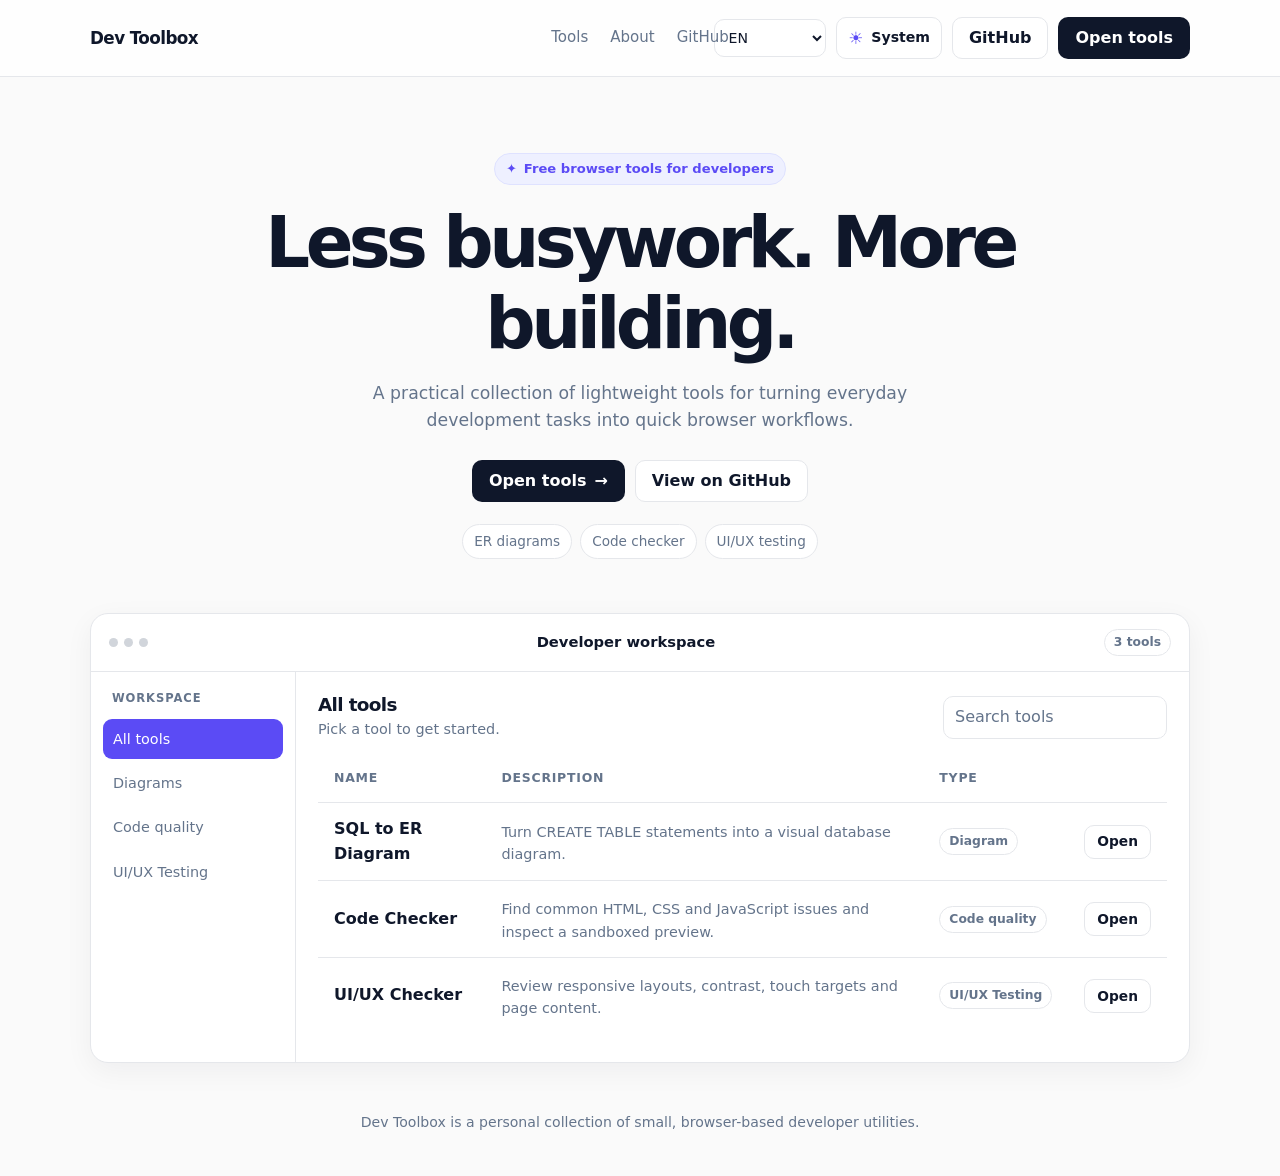
<file: index.html>
<!doctype html>
<html lang="en">
<head>
  <meta charset="utf-8">
  <meta name="viewport" content="width=device-width, initial-scale=1">
  <meta name="description" content="A small collection of free browser tools for developers.">
  <script>(function(){var theme='system';try{var saved=localStorage.getItem('dev-toolbox-theme');if(saved==='light'||saved==='dark'||saved==='system')theme=saved;}catch(e){}document.documentElement.setAttribute('data-theme',theme);var lang='en';try{var l=localStorage.getItem('dev-toolbox-language');if(l==='th'||l==='zh-CN')lang=l;else if(!l){var b=(navigator.language||'').toLowerCase();lang=b.indexOf('th')===0?'th':b.indexOf('zh')===0?'zh-CN':'en';}}catch(e){}document.documentElement.lang=lang;}());</script>
  <script defer src="assets/i18n.js"></script>
  <title>Dev Toolbox — Browser tools for developers</title>
  <link rel="stylesheet" href="assets/style.css">
  <script defer src="assets/glow.js"></script>
</head>
<body class="landing-page">
  <div id="cursor-glow" aria-hidden="true"></div>
  <header class="top-nav">
    <div class="container nav-inner">
      <a class="brand" href="index.html">Dev Toolbox</a>
      <nav class="nav-links" aria-label="Main navigation" data-i18n-aria="Main navigation">
        <a href="#tools" data-i18n="Tools">Tools</a>
        <a href="#about" data-i18n="About">About</a>
        <a href="https://github.com/">GitHub</a>
      </nav>
      <div class="nav-actions">
        <select class="language-select" aria-label="Language" data-i18n-aria="Language"><option value="en">EN</option><option value="th">ไทย</option><option value="zh-CN">中文</option></select>
        <button class="theme-button" type="button" aria-label="Theme: System" data-i18n-aria="Theme"><span class="theme-icon" aria-hidden="true">◐</span><span class="theme-label" data-i18n="System">System</span></button>
        <a class="button button-secondary" href="https://github.com/" data-i18n="GitHub">GitHub</a>
        <a class="button button-primary" href="#tools" data-i18n="Open tools">Open tools</a>
      </div>
    </div>
  </header>

  <main>
    <section class="hero container" aria-labelledby="hero-heading">
      <span class="badge"><span aria-hidden="true">✦</span> <span data-i18n="Free browser tools for developers">Free browser tools for developers</span></span>
      <h1 id="hero-heading" data-i18n="Less busywork. More building.">Less busywork.<br><span>More building.</span></h1>
      <p class="hero-copy" data-i18n="A practical collection of lightweight tools for turning everyday development tasks into quick browser workflows.">A practical collection of lightweight tools for turning everyday development tasks into quick browser workflows.</p>
      <div class="hero-actions">
        <a class="button button-primary" href="#tools"><span data-i18n="Open tools">Open tools</span> <span aria-hidden="true">→</span></a>
        <a class="button button-secondary" href="https://github.com/" data-i18n="View on GitHub">View on GitHub</a>
      </div>
      <div class="chips" aria-label="Tool highlights">
        <span class="chip" data-i18n="ER diagrams">ER diagrams</span>
        <span class="chip" data-i18n="Code checker">Code checker</span>
        <span class="chip" data-i18n="UI/UX testing">UI/UX testing</span>
      </div>
    </section>

    <section id="tools" class="container" aria-labelledby="tools-heading">
      <div class="tool-window card">
        <div class="window-bar">
          <div class="window-dots" aria-hidden="true"><i></i><i></i><i></i></div>
          <div class="window-title" data-i18n="Developer workspace">Developer workspace</div>
          <span class="pill" data-i18n="3 tools">3 tools</span>
        </div>
        <div class="window-layout">
          <aside class="tool-sidebar" aria-label="Tool categories" data-i18n-aria="Tool categories">
            <p class="sidebar-label" data-i18n="Workspace">Workspace</p>
            <button class="sidebar-item active" type="button" data-category="all" aria-pressed="true" data-i18n="All tools">All tools</button>
            <button class="sidebar-item" type="button" data-category="diagram" aria-pressed="false" data-i18n="Diagrams">Diagrams</button>
            <button class="sidebar-item" type="button" data-category="code" aria-pressed="false" data-i18n="Code quality">Code quality</button>
            <button class="sidebar-item" type="button" data-category="ux" aria-pressed="false" data-i18n="UI/UX Testing">UI/UX Testing</button>
          </aside>
          <div class="window-content">
            <div class="table-toolbar">
              <div>
                <h2 id="tools-heading" data-i18n="All tools">All tools</h2>
                <p class="tool-description" data-i18n="Pick a tool to get started.">Pick a tool to get started.</p>
              </div>
              <label class="search-box">
                <span class="visually-hidden" data-i18n="Search tools">Search tools</span>
                <input id="tool-search" type="search" placeholder="Search tools…" data-i18n-placeholder="Search tools" autocomplete="off">
              </label>
            </div>
            <table class="tool-table">
              <thead><tr><th scope="col" data-i18n="Name">Name</th><th scope="col" data-i18n="Description">Description</th><th scope="col" data-i18n="Type">Type</th><th scope="col"><span class="visually-hidden" data-i18n="Open">Open</span></th></tr></thead>
              <tbody id="tool-rows">
                <tr data-category="diagram">
                  <td data-label="Name" data-i18n-label="Name"><a class="tool-name" href="tools/er-diagram.html" data-i18n="SQL to ER Diagram">SQL to ER Diagram</a></td>
                  <td data-label="Description" data-i18n-label="Description"><p class="tool-description" data-i18n="Turn CREATE TABLE statements into a visual database diagram.">Turn CREATE TABLE statements into a visual database diagram.</p></td>
                  <td data-label="Type" data-i18n-label="Type"><span class="pill" data-i18n="Diagram">Diagram</span></td>
                  <td data-label=""><a class="button button-secondary open-link" href="tools/er-diagram.html" data-i18n="Open">Open</a></td>
                </tr>
                <tr data-category="code">
                  <td data-label="Name" data-i18n-label="Name"><a class="tool-name" href="tools/code-checker.html" data-i18n="Code Checker">Code Checker</a></td>
                  <td data-label="Description" data-i18n-label="Description"><p class="tool-description" data-i18n="Find common HTML, CSS and JavaScript issues and inspect a sandboxed preview.">Find common HTML, CSS and JavaScript issues and inspect a sandboxed preview.</p></td>
                  <td data-label="Type" data-i18n-label="Type"><span class="pill" data-i18n="Code quality">Code quality</span></td>
                  <td data-label=""><a class="button button-secondary open-link" href="tools/code-checker.html" data-i18n="Open">Open</a></td>
                </tr>
                <tr data-category="ux">
                  <td data-label="Name" data-i18n-label="Name"><a class="tool-name" href="tools/ux-checker.html" data-i18n="UI/UX Checker">UI/UX Checker</a></td>
                  <td data-label="Description" data-i18n-label="Description"><p class="tool-description" data-i18n="Review responsive layouts, contrast, touch targets and page content.">Review responsive layouts, contrast, touch targets and page content.</p></td>
                  <td data-label="Type" data-i18n-label="Type"><span class="pill" data-i18n="UI/UX Testing">UI/UX Testing</span></td>
                  <td data-label=""><a class="button button-secondary open-link" href="tools/ux-checker.html" data-i18n="Open">Open</a></td>
                </tr>
              </tbody>
            </table>
            <p id="no-tools" class="empty-state" hidden data-i18n="No tools match that search.">No tools match that search.</p>
          </div>
        </div>
      </div>
    </section>
  </main>

  <footer id="about" class="landing-footer container">
    <p data-i18n="Dev Toolbox is a personal collection of small, browser-based developer utilities.">Dev Toolbox is a personal collection of small, browser-based developer utilities.</p>
  </footer>

  <script>
    const search = document.getElementById('tool-search');
    const rows = [...document.querySelectorAll('#tool-rows tr')];
    const categoryButtons = [...document.querySelectorAll('.sidebar-item')];
    const heading = document.getElementById('tools-heading');
    const noTools = document.getElementById('no-tools');
    let activeCategory = 'all';

    function filterTools() {
      const query = search.value.trim().toLowerCase();
      let visibleCount = 0;
      for (const row of rows) {
        const categoryMatches = activeCategory === 'all' || row.dataset.category === activeCategory;
        const searchMatches = row.textContent.toLowerCase().includes(query);
        row.hidden = !(categoryMatches && searchMatches);
        if (!row.hidden) visibleCount++;
      }
      noTools.hidden = visibleCount > 0;
    }

    search.addEventListener('input', filterTools);
    categoryButtons.forEach(button => button.addEventListener('click', () => {
      activeCategory = button.dataset.category;
      categoryButtons.forEach(item => {
        item.classList.toggle('active', item === button);
        item.setAttribute('aria-pressed', String(item === button));
      });
      heading.textContent = button.textContent.trim();
      filterTools();
    }));

    (function(){
      const root=document.documentElement;
      const button=document.querySelector('.theme-button');
      const icon=button.querySelector('.theme-icon');
      const label=button.querySelector('.theme-label');
      const order=['system','light','dark'];
      const media=window.matchMedia('(prefers-color-scheme: dark)');
      let preference=root.getAttribute('data-theme')||'system';
      function resolved(){return preference==='system'?(media.matches?'dark':'light'):preference;}
      function refresh(){const next=order[(order.indexOf(preference)+1)%order.length];label.textContent=preference[0].toUpperCase()+preference.slice(1);icon.textContent=resolved()==='dark'?'☾':'☀';button.setAttribute('aria-label',`Theme: ${preference}. Activate to switch to ${next}.`);button.title=`Current theme: ${preference}`;}
      function apply(value,save){preference=value;root.setAttribute('data-theme',value);if(save){try{localStorage.setItem('dev-toolbox-theme',value);}catch(e){}}refresh();window.dispatchEvent(new CustomEvent('toolbox-theme-change',{detail:{preference,resolvedTheme:resolved()}}));}
      button.addEventListener('click',()=>apply(order[(order.indexOf(preference)+1)%order.length],true));
      if(media.addEventListener)media.addEventListener('change',()=>{if(preference==='system'){refresh();window.dispatchEvent(new CustomEvent('toolbox-theme-change',{detail:{preference,resolvedTheme:resolved()}}));}});
      else if(media.addListener)media.addListener(()=>{if(preference==='system')refresh();});
      refresh();
    }());
  </script>
</body>
</html>
</file>
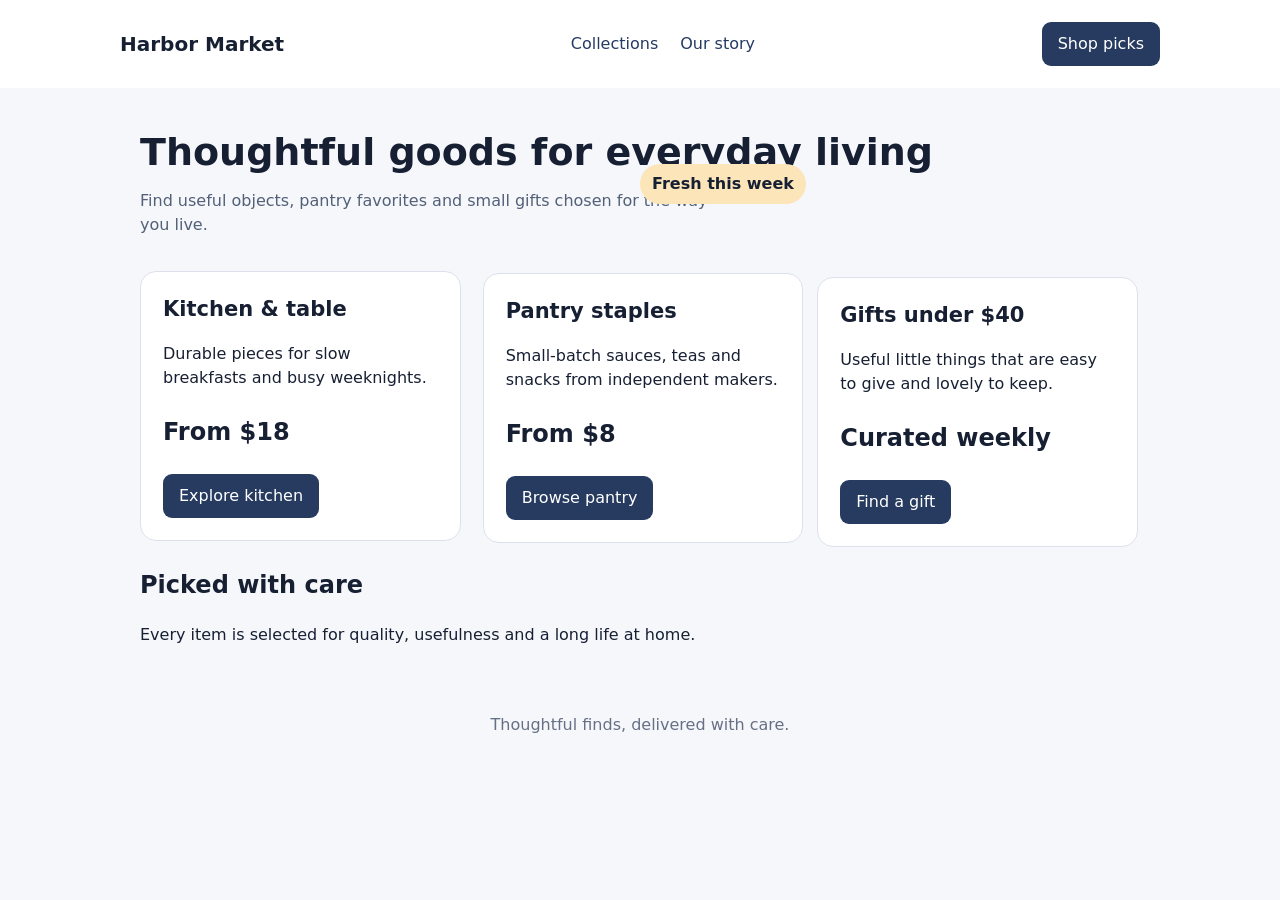
<file: demos/bad-alignment.html>
<!doctype html>
<!-- Intentional problems: card columns are offset by 2–6px, gaps vary, and a promo badge overlaps the intro copy. -->
<html lang="en">
<head>
  <meta charset="utf-8">
  <meta name="viewport" content="width=device-width, initial-scale=1">
  <title>Harbor Market | Weekly picks</title>
  <style>
    *{box-sizing:border-box}body{margin:0;background:#f6f7fb;color:#172033;font:16px/1.5 system-ui,sans-serif}
    header{padding:22px max(22px,calc((100% - 1040px)/2));background:#fff;display:flex;justify-content:space-between;align-items:center}
    .brand{font-weight:800;font-size:20px}nav{display:flex;gap:22px}a{color:#263b64;text-decoration:none}
    main{max-width:1040px;margin:36px auto;padding:0 20px}.intro{position:relative;margin-bottom:34px}
    h1{font-size:38px;margin:0 0 8px}.intro p{max-width:590px;margin:0;color:#526078}
    .promo{position:absolute;left:500px;top:40px;background:#fce5b9;padding:8px 12px;border-radius:20px;font-weight:700}
    .cards{display:grid;grid-template-columns:repeat(3,minmax(0,1fr));column-gap:19px;row-gap:26px;align-items:start}
    .card{background:#fff;border:1px solid #dce1eb;border-radius:16px;padding:22px;min-height:220px}
    .card:nth-child(2){transform:translate(3px,2px)}.card:nth-child(3){transform:translate(-2px,6px)}
    .card:nth-child(2n){margin-bottom:7px}.card h2{margin:0 0 8px;font-size:21px}.price{font-size:24px;font-weight:800}
    button{padding:10px 16px;border:0;border-radius:9px;background:#273b61;color:#fff;font:inherit}
    footer{margin-top:42px;padding:24px;text-align:center;color:#667085}
    @media(max-width:700px){.cards{grid-template-columns:1fr}header{padding:16px 20px}nav{gap:10px}main{margin-top:24px}.promo{left:auto;right:5px;top:68px}}
  </style>
</head>
<body>
  <header><div class="brand">Harbor Market</div><nav><a href="#collections">Collections</a><a href="#story">Our story</a></nav><button>Shop picks</button></header>
  <main>
    <section class="intro"><h1>Thoughtful goods for everyday living</h1><p>Find useful objects, pantry favorites and small gifts chosen for the way you live.</p><span class="promo">Fresh this week</span></section>
    <section id="collections" class="cards">
      <article class="card"><h2>Kitchen &amp; table</h2><p>Durable pieces for slow breakfasts and busy weeknights.</p><p class="price">From $18</p><button>Explore kitchen</button></article>
      <article class="card"><h2>Pantry staples</h2><p>Small-batch sauces, teas and snacks from independent makers.</p><p class="price">From $8</p><button>Browse pantry</button></article>
      <article class="card"><h2>Gifts under $40</h2><p>Useful little things that are easy to give and lovely to keep.</p><p class="price">Curated weekly</p><button>Find a gift</button></article>
    </section>
    <section id="story"><h2>Picked with care</h2><p>Every item is selected for quality, usefulness and a long life at home.</p></section>
  </main>
  <footer>Thoughtful finds, delivered with care.</footer>
</body>
</html>
</file>
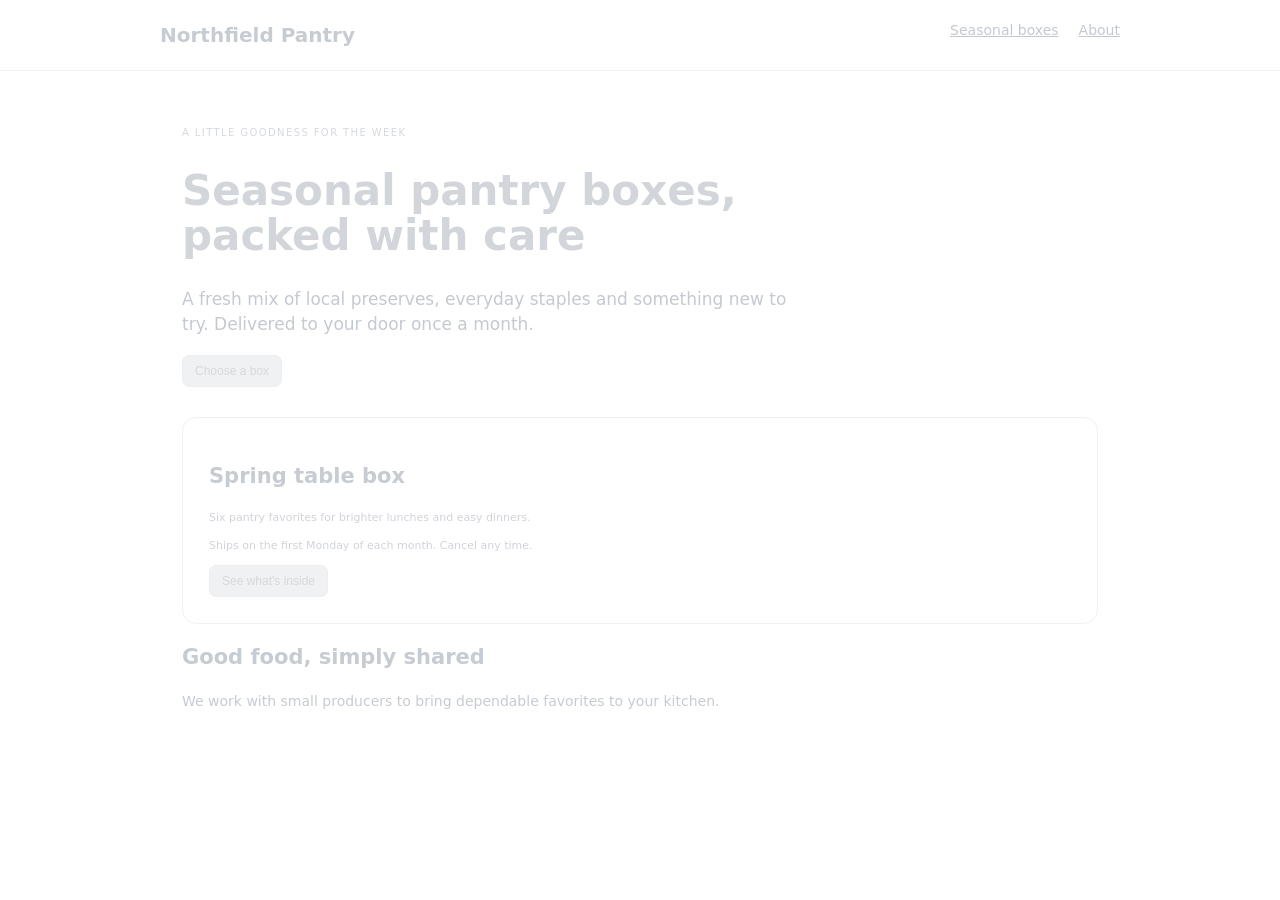
<file: demos/bad-contrast.html>
<!doctype html>
<!-- Intentional problems: pale gray body text and button labels on white, plus undersized helper text. -->
<html lang="en">
<head>
  <meta charset="utf-8">
  <meta name="viewport" content="width=device-width, initial-scale=1">
  <title>Northfield Pantry | Seasonal boxes</title>
  <style>
    *{box-sizing:border-box}body{margin:0;background:#fff;color:#c7cbd2;font:14px/1.5 system-ui,sans-serif}
    header{padding:20px max(20px,calc((100% - 960px)/2));border-bottom:1px solid #f1f2f4;display:flex;justify-content:space-between}
    .brand{font-size:20px;font-weight:750;color:#c7cbd2}nav{display:flex;gap:20px}a{color:#c4c9d0}
    main{max-width:960px;margin:54px auto;padding:0 22px}.eyebrow{font-size:10px;letter-spacing:.14em;text-transform:uppercase;color:#d6d9de}
    h1{max-width:650px;color:#d2d5da;font-size:42px;line-height:1.08}.copy{max-width:620px;color:#c5c9d0;font-size:17px}
    .box{margin-top:30px;padding:26px;border:1px solid #f0f1f3;border-radius:14px}.box p{font-size:11px;color:#d0d3d8}
    button{border:1px solid #eeeeef;border-radius:7px;background:#f0f1f2;color:#d5d8dc;padding:8px 12px;font-size:12px}
    .fine{font-size:9px;color:#d9dce0}
  </style>
</head>
<body>
  <header><div class="brand">Northfield Pantry</div><nav><a href="#boxes">Seasonal boxes</a><a href="#about">About</a></nav></header>
  <main><p class="eyebrow">A little goodness for the week</p><h1>Seasonal pantry boxes, packed with care</h1>
    <p class="copy">A fresh mix of local preserves, everyday staples and something new to try. Delivered to your door once a month.</p>
    <button>Choose a box</button><section id="boxes" class="box"><h2>Spring table box</h2><p>Six pantry favorites for brighter lunches and easy dinners.</p><p class="fine">Ships on the first Monday of each month. Cancel any time.</p><button>See what's inside</button></section>
    <section id="about"><h2>Good food, simply shared</h2><p>We work with small producers to bring dependable favorites to your kitchen.</p></section>
  </main>
</body>
</html>
</file>
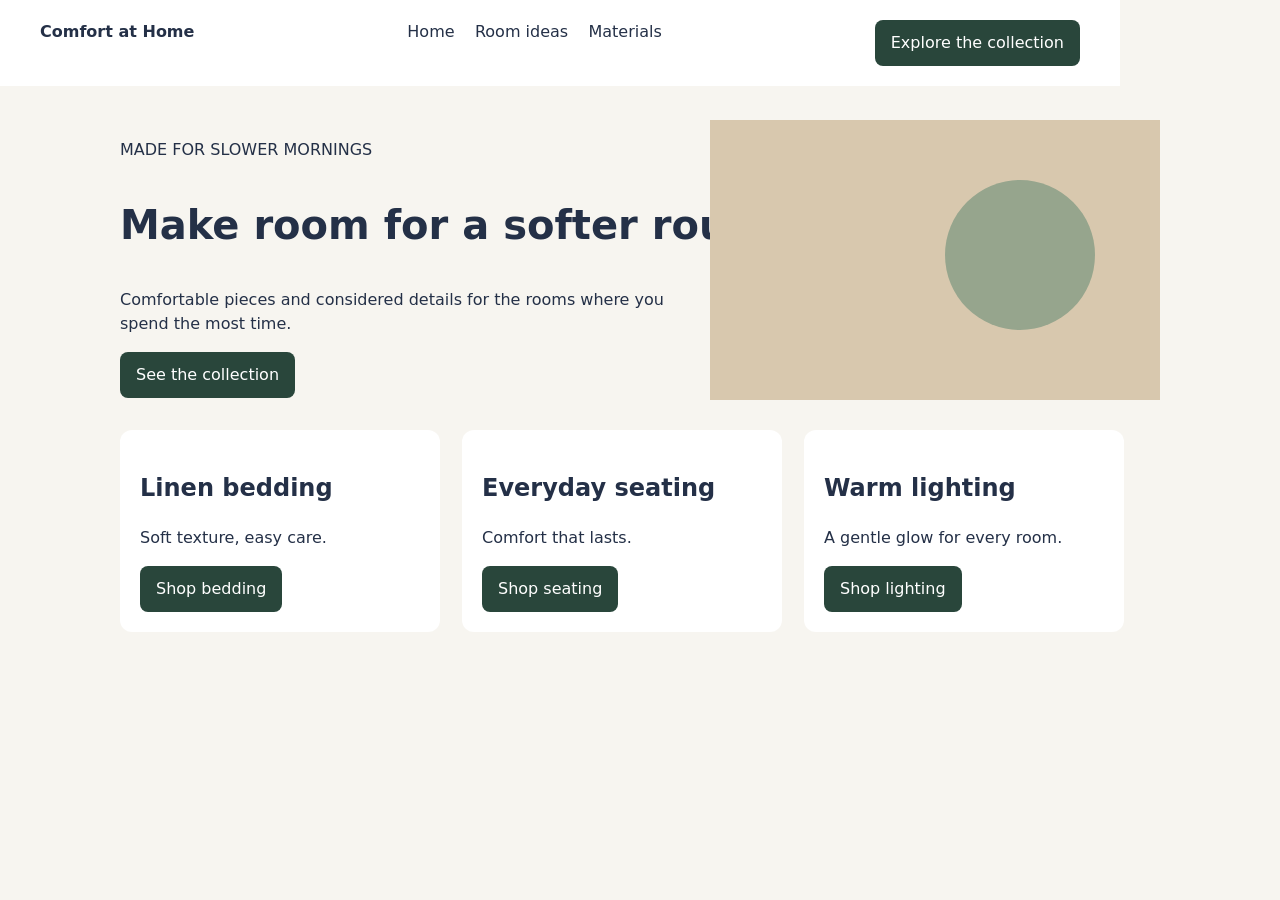
<file: demos/bad-mobile.html>
<!doctype html>
<!-- Intentional problems: fixed-width content forces horizontal scroll at mobile widths, the headline cannot wrap, and the image has no alt text. -->
<html lang="en">
<head>
  <meta charset="utf-8">
  <meta name="viewport" content="width=device-width, initial-scale=1">
  <title>Comfort at Home | Living collection</title>
  <style>
    *{box-sizing:border-box}body{margin:0;color:#243047;background:#f7f5f0;font:16px/1.5 system-ui,sans-serif}
    header{width:1120px;padding:20px 40px;background:#fff;display:flex;justify-content:space-between}
    main{width:1120px;margin:34px auto;padding:0 40px}.hero{display:flex;gap:30px;align-items:center}
    h1{white-space:nowrap;font-size:40px}.copy{width:560px}.photo{width:450px;height:280px;object-fit:cover}
    .items{display:flex;gap:22px;margin-top:30px}.item{width:320px;padding:20px;background:#fff;border-radius:12px;flex:none}
    button{padding:11px 16px;background:#29463b;color:#fff;border:0;border-radius:8px;font:inherit}
  </style>
</head>
<body>
  <header><strong>Comfort at Home</strong><nav>Home&nbsp;&nbsp;&nbsp; Room ideas&nbsp;&nbsp;&nbsp; Materials</nav><button>Explore the collection</button></header>
  <main><section class="hero"><div class="copy"><p>MADE FOR SLOWER MORNINGS</p><h1>Make room for a softer routine</h1><p>Comfortable pieces and considered details for the rooms where you spend the most time.</p><button>See the collection</button></div>
      <img class="photo" src="data:image/svg+xml,%3Csvg xmlns='http://www.w3.org/2000/svg' width='900' height='560'%3E%3Crect width='900' height='560' fill='%23d8c8ae'/%3E%3Ccircle cx='620' cy='270' r='150' fill='%2396a58d'/%3E%3C/svg%3E">
    </section><section class="items"><article class="item"><h2>Linen bedding</h2><p>Soft texture, easy care.</p><button>Shop bedding</button></article><article class="item"><h2>Everyday seating</h2><p>Comfort that lasts.</p><button>Shop seating</button></article><article class="item"><h2>Warm lighting</h2><p>A gentle glow for every room.</p><button>Shop lighting</button></article></section></main>
</body>
</html>
</file>
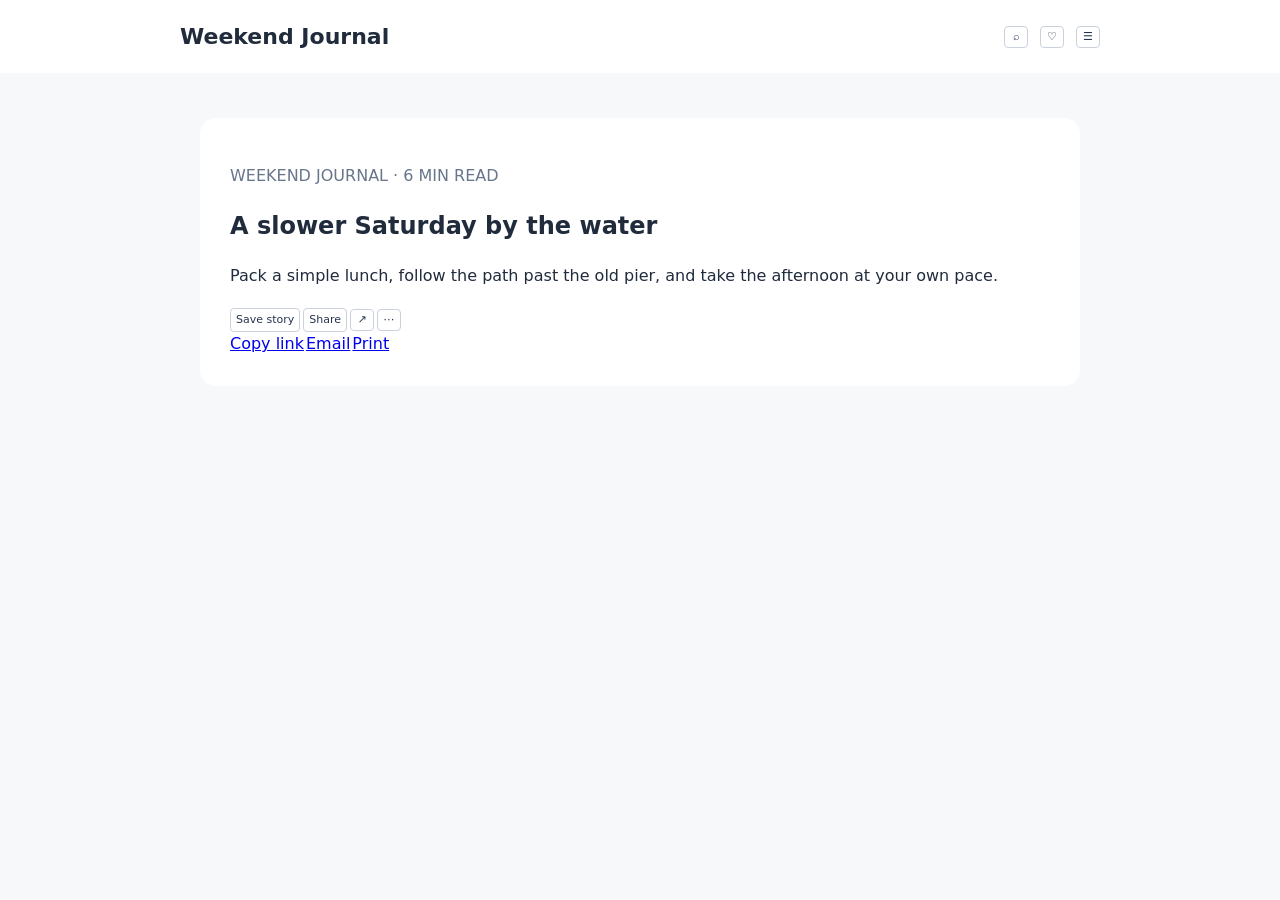
<file: demos/bad-touch.html>
<!doctype html>
<!-- Intentional problems: tiny controls are crowded together, and icon-only buttons have no accessible names. -->
<html lang="en">
<head>
  <meta charset="utf-8">
  <meta name="viewport" content="width=device-width, initial-scale=1">
  <title>Field Notes | Weekend journal</title>
  <style>
    *{box-sizing:border-box}body{margin:0;color:#202b3c;font:16px/1.5 system-ui,sans-serif;background:#f7f8fa}
    header{background:#fff;padding:20px max(20px,calc((100% - 920px)/2));display:flex;align-items:center;gap:12px}
    .brand{font-weight:800;font-size:22px;margin-right:auto}main{max-width:920px;margin:45px auto;padding:0 20px}
    .story{background:#fff;border-radius:16px;padding:30px}.actions{display:flex;align-items:center;gap:3px;margin-top:20px}
    button,a.action{font:inherit;font-size:11px;padding:3px 5px;min-width:0;min-height:0;border:1px solid #cbd2de;border-radius:4px;background:#fff;color:#24344e;text-decoration:none}
    .icon{width:24px;height:22px;padding:2px;text-align:center}.share{display:flex;gap:2px}.caption{color:#68758a}
    .search::before{content:"⌕"}.favorite::before{content:"♡"}.menuicon::before{content:"☰"}.open::before{content:"↗"}.more::before{content:"⋯"}
  </style>
</head>
<body>
  <header><div class="brand">Weekend Journal</div><button class="icon search"></button><button class="icon favorite"></button><button class="icon menuicon"></button></header>
  <main><article class="story"><p class="caption">WEEKEND JOURNAL · 6 MIN READ</p><h1>A slower Saturday by the water</h1>
    <p>Pack a simple lunch, follow the path past the old pier, and take the afternoon at your own pace.</p>
    <div class="actions"><a class="action" href="#save">Save story</a><a class="action" href="#share">Share</a><button class="icon open"></button><button class="icon more"></button></div>
    <div class="share"><a href="#copy">Copy link</a><a href="#email">Email</a><a href="#print">Print</a></div>
  </article></main>
</body>
</html>
</file>
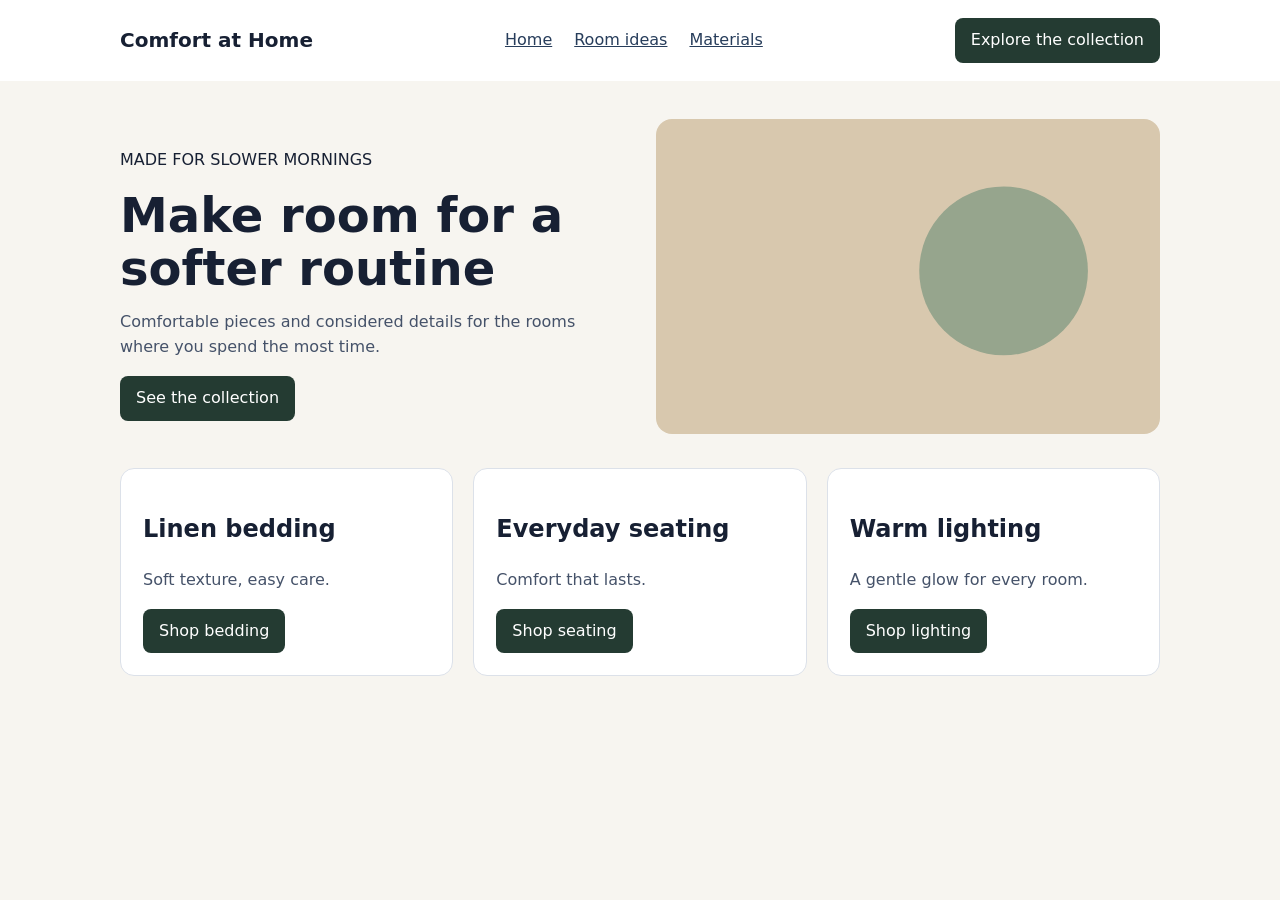
<file: demos/fixed.html>
<!doctype html>
<!-- Corrected demo: consistent spacing and alignment, readable contrast, large named controls, responsive content, and descriptive image text. -->
<html lang="en">
<head>
  <meta charset="utf-8">
  <meta name="viewport" content="width=device-width, initial-scale=1">
  <title>Comfort at Home | Comfortable living</title>
  <style>
    *{box-sizing:border-box}body{margin:0;color:#172033;background:#f7f5f0;font:16px/1.55 system-ui,sans-serif}
    header{padding:18px max(20px,calc((100% - 1040px)/2));background:#fff;display:flex;align-items:center;justify-content:space-between;gap:20px}
    header strong{font-size:20px}nav{display:flex;gap:22px}nav a{display:flex;min-height:44px;align-items:center;color:#273d5b}
    main{width:min(1040px,calc(100% - 40px));margin:38px auto}.hero{display:grid;grid-template-columns:1fr 1fr;gap:32px;align-items:center}
    h1{font-size:clamp(32px,5vw,48px);line-height:1.1;margin:8px 0 16px}.copy{max-width:490px;color:#455269}
    .photo{width:100%;height:auto;aspect-ratio:16/10;object-fit:cover;border-radius:16px}
    .items{display:grid;grid-template-columns:repeat(3,minmax(0,1fr));gap:20px;margin-top:34px}
    .item{padding:22px;background:#fff;border:1px solid #dce1e9;border-radius:14px}.item p{color:#455269}
    button{min-height:44px;padding:10px 16px;background:#243b32;color:#fff;border:0;border-radius:8px;font:inherit;cursor:pointer}
    @media(max-width:650px){header{flex-wrap:wrap}nav{order:3;width:100%;justify-content:space-between;gap:8px}main{margin:24px auto}.hero{grid-template-columns:1fr}.items{grid-template-columns:1fr}}
  </style>
</head>
<body>
  <header><strong>Comfort at Home</strong><nav><a href="#home">Home</a><a href="#ideas">Room ideas</a><a href="#materials">Materials</a></nav><button>Explore the collection</button></header>
  <main id="home"><section class="hero"><div><p>MADE FOR SLOWER MORNINGS</p><h1>Make room for a softer routine</h1><p class="copy">Comfortable pieces and considered details for the rooms where you spend the most time.</p><button>See the collection</button></div>
      <img class="photo" alt="Sunlight falling across a calm living room with a green chair" src="data:image/svg+xml,%3Csvg xmlns='http://www.w3.org/2000/svg' width='900' height='560'%3E%3Crect width='900' height='560' fill='%23d8c8ae'/%3E%3Ccircle cx='620' cy='270' r='150' fill='%2396a58d'/%3E%3C/svg%3E">
    </section><section id="ideas" class="items"><article class="item"><h2>Linen bedding</h2><p>Soft texture, easy care.</p><button>Shop bedding</button></article><article class="item"><h2>Everyday seating</h2><p>Comfort that lasts.</p><button>Shop seating</button></article><article id="materials" class="item"><h2>Warm lighting</h2><p>A gentle glow for every room.</p><button>Shop lighting</button></article></section></main>
</body>
</html>
</file>
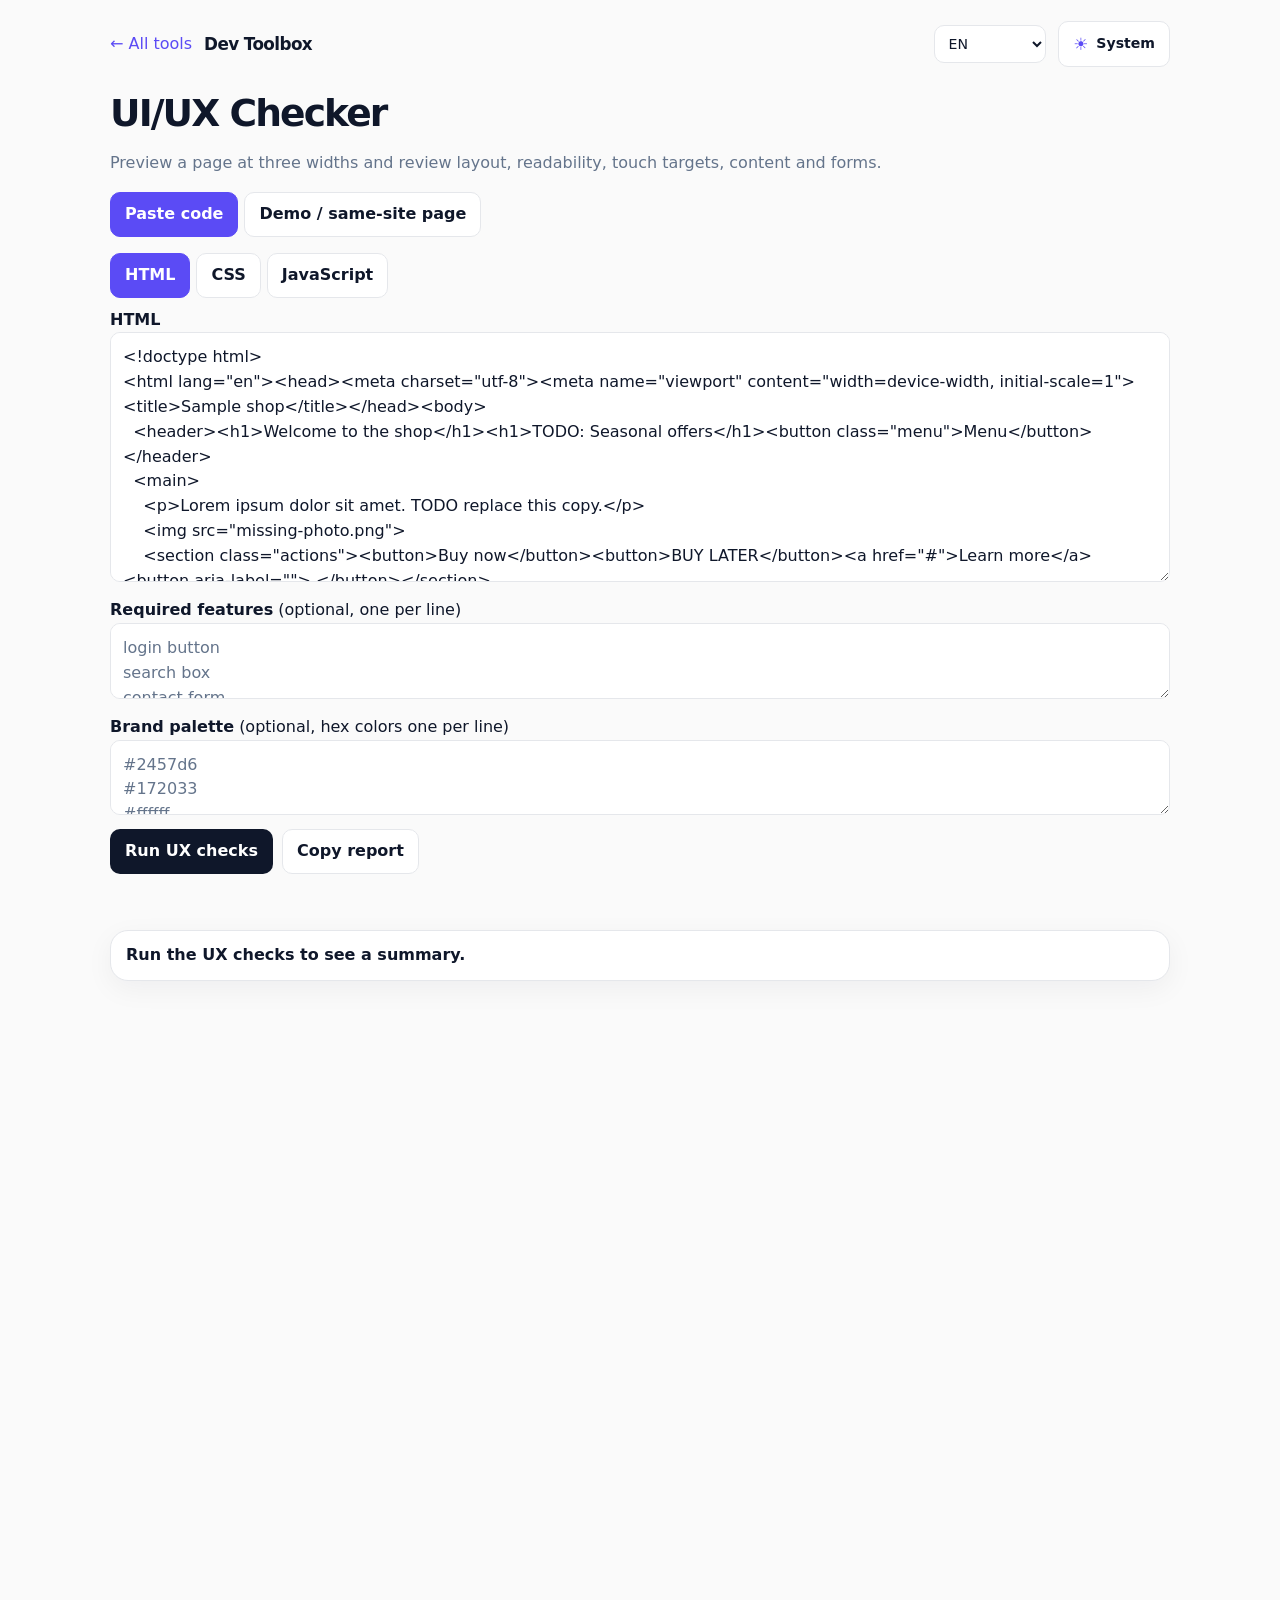
<file: tools/ux-checker.html>
<!doctype html>
<html lang="en">
<head>
  <meta charset="utf-8">
  <meta name="viewport" content="width=device-width, initial-scale=1">
  <script>(function(){var theme='system';try{var saved=localStorage.getItem('dev-toolbox-theme');if(saved==='light'||saved==='dark'||saved==='system')theme=saved;}catch(e){}document.documentElement.setAttribute('data-theme',theme);var lang='en';try{var l=localStorage.getItem('dev-toolbox-language');if(l==='th'||l==='zh-CN')lang=l;else if(!l){var b=(navigator.language||'').toLowerCase();lang=b.indexOf('th')===0?'th':b.indexOf('zh')===0?'zh-CN':'en';}}catch(e){}document.documentElement.lang=lang;}());</script>
  <script defer src="../assets/i18n.js"></script>
  <title data-i18n="UI/UX Checker">UI/UX Checker</title>
  <style>
    :root { font-family: var(--font-stack); }
    * { box-sizing: border-box; }
    body { max-width: 1100px; margin: 0 auto; padding: 32px 20px 56px; }
    h1 { margin: 0 0 8px; font-size: 1.8rem; }
    p { color: var(--muted-text); }
    .back { display: inline-block; margin-bottom: 20px; color: var(--accent); text-decoration: none; }
    .tabs, .actions, .filters { display: flex; flex-wrap: wrap; gap: 9px; margin: 16px 0 10px; }
    button { border: 1px solid transparent; border-radius: 10px; padding: 10px 14px; background: var(--primary-button-bg); color: var(--primary-button-text); font: inherit; font-weight: 600; cursor: pointer; }
    button.secondary, .tabs button, .filters button { border: 1px solid var(--border); background: var(--secondary-button-bg); color: var(--secondary-button-text); }
    .tabs button[aria-selected="true"], .filters button[aria-pressed="true"] { border-color: var(--accent); background: var(--accent); color: var(--accent-ink); }
    .mode-switcher .mode-button[aria-pressed="true"] { border-color: var(--accent); background: var(--accent); color: var(--accent-ink); }
    .editor-panel[hidden] { display: none; }
    textarea { display: block; width: 100%; min-height: 250px; padding: 15px; border: 1px solid var(--border); border-radius: 10px; background: var(--surface); color: var(--text); font: 14px/1.5 ui-monospace, SFMono-Regular, Consolas, monospace; resize: vertical; }
    .optional { margin-top: 16px; }
    .optional textarea { min-height: 74px; }
    .actions { margin: 14px 0; }
    .status { min-height: 24px; margin: 12px 0; color: var(--muted-text); }
    .summary { margin: 18px 0 10px; padding: 12px 15px; border: 1px solid var(--border); border-radius: 18px; background: var(--surface); color: var(--text); font-weight: 600; }
    .preview-wrap { overflow: auto; padding: 2px 0; }
    iframe { display: block; width: 375px; min-height: 420px; margin: 0; border: 1px solid var(--border); border-radius: 10px; background: var(--surface); }
    iframe[hidden] { display: none; }
    .demo-controls { display: flex; flex-wrap: wrap; align-items: end; gap: 10px; margin: 12px 0; }
    .demo-controls label { width: 100%; font-weight: 650; }
    .demo-controls select { width: auto; min-width: min(100%, 260px); }
    .demo-preview-wrap { margin-top: 16px; }
    #demo-preview { height: 680px; }
    .compare-frame { position: fixed; left: -10000px; top: 0; width: 375px; height: 700px; visibility: hidden; pointer-events: none; }
    .demo-comparison { display: flex; flex-wrap: wrap; gap: 10px; margin: 12px 0; }
    .comparison-card { min-width: 150px; padding: 12px 16px; border: 1px solid var(--border); border-radius: 12px; background: var(--surface); color: var(--text); }
    .comparison-card strong { display: block; font-size: 1.05rem; }
    .results { display: grid; gap: 14px; }
    .category-group { display: grid; gap: 8px; }
    .category-group h3 { margin: 10px 0 0; font-size: 1.05rem; }
    .finding { padding: 12px 14px; border: 1px solid var(--border); border-left: 4px solid var(--warning); border-radius: 16px; background: var(--surface); color: var(--text); }
    .finding.error { border-color: var(--error); }
    .finding.passed { border-color: var(--success); }
    .finding-title { font-weight: 700; }
    .finding p { margin: 5px 0 8px; }
    .finding button { padding: 7px 10px; font-size: .9rem; }
    .finding.demo-clickable { cursor: pointer; }
    .finding.demo-clickable:focus-visible { outline: 3px solid var(--accent); outline-offset: 2px; }
    .empty { color: var(--muted-text); padding: 14px; background: var(--surface); border: 1px solid var(--border); border-radius: 14px; }
    @media (max-width: 600px) { body { padding: 22px 14px 40px; } }
  </style>
  <link rel="stylesheet" href="../assets/style.css">
  <script defer src="../assets/glow.js"></script>
</head>
<body class="tool-page">
  <div id="cursor-glow" aria-hidden="true"></div>
  <nav class="tool-top-nav" aria-label="Site navigation" data-i18n-aria="Site navigation">
    <a class="back" href="../index.html" data-i18n="← All tools">← All tools</a>
    <a class="brand" href="../index.html">Dev Toolbox</a>
    <select class="language-select" aria-label="Language" data-i18n-aria="Language"><option value="en">EN</option><option value="th">ไทย</option><option value="zh-CN">中文</option></select>
    <button class="theme-button" type="button" aria-label="Theme: System" data-i18n-aria="Theme"><span class="theme-icon" aria-hidden="true">◐</span><span class="theme-label" data-i18n="System">System</span></button>
  </nav>
  <h1 data-i18n="UI/UX Checker">UI/UX Checker</h1>
  <p data-i18n="UI/UX Checker intro">Preview a page at three widths and review layout, readability, touch targets, content and forms.</p>

  <div class="mode-switcher tabs" role="group" aria-label="Check mode" data-i18n-aria="Check mode">
    <button class="mode-button" type="button" aria-pressed="true" data-mode="paste" data-i18n="Paste code">Paste code</button>
    <button class="mode-button" type="button" aria-pressed="false" data-mode="demo" data-i18n="Demo / same-site page">Demo / same-site page</button>
  </div>
  <section id="paste-mode">
  <div class="tabs" role="tablist" aria-label="Code type" data-i18n-aria="Code type">
    <button type="button" role="tab" id="tab-html" aria-selected="true" aria-controls="panel-html">HTML</button>
    <button type="button" role="tab" id="tab-css" aria-selected="false" aria-controls="panel-css">CSS</button>
    <button type="button" role="tab" id="tab-js" aria-selected="false" aria-controls="panel-js">JavaScript</button>
  </div>
  <section class="editor-panel" id="panel-html" role="tabpanel" aria-labelledby="tab-html">
    <label for="html-code"><strong>HTML</strong></label>
    <textarea id="html-code" spellcheck="false"><!doctype html>
<html lang="en"><head><meta charset="utf-8"><meta name="viewport" content="width=device-width, initial-scale=1"><title>Sample shop</title></head><body>
  <header><h1>Welcome to the shop</h1><h1>TODO: Seasonal offers</h1><button class="menu">Menu</button></header>
  <main>
    <p>Lorem ipsum dolor sit amet. TODO replace this copy.</p>
    <img src="missing-photo.png">
    <section class="actions"><button>Buy now</button><button>BUY LATER</button><a href="#">Learn more</a><button aria-label=""> </button></section>
    <section class="contact"><h2>Contact Us</h2><input name="email" placeholder="Email address"><button>Submit</button></section>
  </main>
</body></html></textarea>
  </section>
  <section class="editor-panel" id="panel-css" role="tabpanel" aria-labelledby="tab-css" hidden>
    <label for="css-code"><strong>CSS</strong></label>
    <textarea id="css-code" spellcheck="false">body { margin: 0; font: 16px Arial, sans-serif; color: #aaa; }
header { padding: 12px; display: flex; justify-content: space-between; }
main { width: 900px; margin: auto; }
button, a { min-width: 28px; min-height: 30px; margin: 4px 22px; }
.actions { display: flex; gap: 4px; }
.menu { position: absolute; left: 8px; top: 8px; }
h1 { font-size: 20px; }</textarea>
  </section>
  <section class="editor-panel" id="panel-js" role="tabpanel" aria-labelledby="tab-js" hidden>
    <label for="js-code"><strong>JavaScript</strong></label>
    <textarea id="js-code" spellcheck="false">document.querySelector('.menu').addEventListener('click', () => {
  document.body.classList.toggle('menu-open');
});</textarea>
  </section>

  <div class="optional">
    <label for="features"><strong data-i18n="Required features">Required features</strong> <span data-i18n="optional, one per line">(optional, one per line)</span></label>
    <textarea id="features" placeholder="login button&#10;search box&#10;contact form"></textarea>
  </div>
  <div class="optional">
    <label for="palette"><strong data-i18n="Brand palette">Brand palette</strong> <span data-i18n="optional, hex colors one per line">(optional, hex colors one per line)</span></label>
    <textarea id="palette" placeholder="#2457d6&#10;#172033&#10;#ffffff"></textarea>
  </div>

  <div class="actions">
    <button id="run" data-i18n="Run UX checks">Run UX checks</button>
    <button id="copy" class="secondary" data-i18n="Copy report">Copy report</button>
  </div>
  </section>
  <section id="demo-mode" hidden>
    <h2 data-i18n="Demo Lab">Demo Lab</h2>
    <div class="demo-controls">
      <label for="demo-page" data-i18n="Choose a page">Choose a page</label>
      <select id="demo-page">
        <option value="" disabled selected data-i18n="Demo pages">Demo pages</option>
        <option value="alignment" data-i18n="Demo: uneven alignment">Demo: uneven alignment</option>
        <option value="contrast" data-i18n="Demo: low contrast">Demo: low contrast</option>
        <option value="touch" data-i18n="Demo: small touch targets">Demo: small touch targets</option>
        <option value="mobile" data-i18n="Demo: mobile overflow">Demo: mobile overflow</option>
        <option value="" disabled data-i18n="Site pages">Site pages</option>
        <option value="home" data-i18n="Home page">Home page</option>
        <option value="er" data-i18n="SQL to ER Diagram">SQL to ER Diagram</option>
        <option value="code" data-i18n="Code Checker">Code Checker</option>
        <option value="ux" data-i18n="UI/UX Checker">UI/UX Checker</option>
      </select>
      <button id="run-demo" type="button" data-i18n="Check demo">Check demo</button>
      <button id="compare-fixed" class="secondary" type="button" data-i18n="Compare with fixed version">Compare with fixed version</button>
    </div>
    <div id="demo-comparison" class="demo-comparison" hidden aria-live="polite"></div>
    <div class="demo-preview-wrap">
      <div class="width-switcher" role="group" aria-label="Preview width" data-i18n-aria="Preview width">
        <button type="button" class="demo-width" data-width="375" aria-pressed="true">375 px</button>
        <button type="button" class="demo-width" data-width="768" aria-pressed="false">768 px</button>
        <button type="button" class="demo-width" data-width="1280" aria-pressed="false">1280 px</button>
      </div>
      <div class="preview-wrap"><iframe id="demo-preview" title="Live same-site page preview" data-i18n-aria="Live same-site page preview"></iframe></div>
    </div>
  </section>
  <div id="status" class="status" role="status" aria-live="polite"></div>
  <div id="summary" class="summary" data-i18n="Run the UX checks to see a summary.">Run the UX checks to see a summary.</div>
  <div id="filters" class="filters" aria-label="Filter results by category" data-i18n-aria="Filter results by category"></div>
  <section id="paste-preview"><div class="preview-wrap"><iframe id="preview" title="Sandboxed page preview" data-i18n-aria="Sandboxed page preview" sandbox="allow-scripts" hidden></iframe></div></section>
  <div id="results" class="results" aria-live="polite"></div>
  <iframe id="compare-frame" class="compare-frame" aria-hidden="true" tabindex="-1"></iframe>

  <script>
    const htmlInput = document.getElementById('html-code');
    const cssInput = document.getElementById('css-code');
    const jsInput = document.getElementById('js-code');
    const featureInput = document.getElementById('features');
    const paletteInput = document.getElementById('palette');
    const preview = document.getElementById('preview');
    const status = document.getElementById('status');
    const summary = document.getElementById('summary');
    const resultsEl = document.getElementById('results');
    const filtersEl = document.getElementById('filters');
    const pasteMode = document.getElementById('paste-mode');
    const demoMode = document.getElementById('demo-mode');
    const pastePreview = document.getElementById('paste-preview');
    const demoPreview = document.getElementById('demo-preview');
    const compareFrame = document.getElementById('compare-frame');
    const demoSelect = document.getElementById('demo-page');
    const comparison = document.getElementById('demo-comparison');
    const widths = [375, 768, 1280];
    const demoPages = Object.freeze({
      alignment: '../demos/bad-alignment.html',
      contrast: '../demos/bad-contrast.html',
      touch: '../demos/bad-touch.html',
      mobile: '../demos/bad-mobile.html',
      home: '../index.html',
      er: '../tools/er-diagram.html',
      code: '../tools/code-checker.html',
      ux: '../tools/ux-checker.html',
      fixed: '../demos/fixed.html'
    });
    let findings = [];
    let activeFilter = 'All';
    let currentMode = 'paste';
    let selectedDemoWidth = 375;
    let demoHasRun = false;

    function uxMeasure() {
      const report = [];
      const contrastRatio = (one, two) => {
        const luminance = color => {
          const channels = color.map(value => value / 255).map(value => value <= .04045 ? value / 12.92 : Math.pow((value + .055) / 1.055, 2.4));
          return .2126 * channels[0] + .7152 * channels[1] + .0722 * channels[2];
        };
        const values = [luminance(one), luminance(two)].sort((a, b) => b - a);
        return (values[0] + .05) / (values[1] + .05);
      };
      const palette = (window.__brandPalette || []).map(hex => {
        const value = hex.replace('#', '');
        const full = value.length === 3 ? value.split('').map(char => char + char).join('') : value;
        return { hex: '#' + full.toLowerCase(), rgb: [0, 2, 4].map(index => parseInt(full.slice(index, index + 2), 16)) };
      });
      let nextId = 0;
      const all = Array.from(document.querySelectorAll('body *'));
      all.forEach(element => element.setAttribute('data-ux-check-id', `ux-${++nextId}`));
      const visible = element => {
        const style = getComputedStyle(element);
        return style.display !== 'none' && style.visibility !== 'hidden' && Number(style.opacity) !== 0 && element.getClientRects().length > 0;
      };
      const textOf = element => (element.innerText || element.textContent || '').replace(/\s+/g, ' ').trim();
      const describe = element => {
        const tag = element.tagName.toLowerCase();
        const id = element.id ? '#' + element.id : '';
        const classes = (typeof element.className === 'string' ? element.className : '').trim().split(/\s+/).filter(Boolean).slice(0, 2).map(name => '.' + name).join('');
        const text = textOf(element) || element.getAttribute('aria-label') || element.getAttribute('placeholder') || '';
        const short = text.length > 44 ? text.slice(0, 41) + '…' : text;
        return `${tag}${id}${classes}${short ? ` “${short}”` : ''}`;
      };
      const ids = element => element ? [element.getAttribute('data-ux-check-id')].filter(Boolean) : [];
      const add = (severity, category, rule, element, measurements, fix, targets = [element]) => {
        report.push({ severity, category, rule, element: element ? describe(element) : 'Page', measurements, fix, targetIds: [...new Set(targets.flatMap(ids))] });
      };
      const parseColor = value => {
        const match = value.match(/rgba?\(([^)]+)\)/i);
        if (!match) return null;
        const parts = match[1].split(/[\s,\/]+/).filter(Boolean).map(Number);
        if (parts.length < 3 || parts.slice(0, 3).some(Number.isNaN)) return null;
        return { rgb: parts.slice(0, 3).map(channel => Math.round(channel)), alpha: parts.length > 3 ? parts[3] : 1 };
      };
      const hexColor = rgb => '#' + rgb.map(channel => Math.max(0, Math.min(255, channel)).toString(16).padStart(2, '0')).join('');
      const backgroundFor = element => {
        let current = element;
        while (current && current.nodeType === 1) {
          const color = parseColor(getComputedStyle(current).backgroundColor);
          if (color && color.alpha > 0) return color.rgb.map(channel => Math.round(channel * color.alpha + 255 * (1 - color.alpha)));
          current = current.parentElement;
        }
        return [255, 255, 255];
      };
      const width = window.innerWidth;

      // Alignment, spacing, and overlap checks among elements that share a parent.
      let alignmentCount = 0, overlapCount = 0, gapCount = 0, clippingCount = 0;
      for (const parent of [document.body, ...all]) {
        const children = Array.from(parent.children || []).filter(element => visible(element) && !['SCRIPT', 'STYLE', 'LINK', 'META'].includes(element.tagName));
        const boxes = children.map(element => ({ element, rect: element.getBoundingClientRect() })).filter(item => item.rect.width > 0 && item.rect.height > 0);
        for (let i = 0; i < boxes.length; i++) for (let j = i + 1; j < boxes.length; j++) {
          const first = boxes[i], second = boxes[j], a = first.rect, b = second.rect;
          const horizontal = Math.min(a.right, b.right) - Math.max(a.left, b.left);
          const vertical = Math.min(a.bottom, b.bottom) - Math.max(a.top, b.top);
          if (horizontal > 2 && vertical > 2) {
            overlapCount++;
            add('error', 'Alignment', 'Overlapping siblings', first.element, `${describe(first.element)} intersects ${describe(second.element)} by ${Math.round(horizontal)}×${Math.round(vertical)} px.`, 'Add space between these elements or adjust their positioning so their boxes do not overlap.', [first.element, second.element]);
          }
          if (vertical > 2) {
            const leftDiff = Math.abs(a.left - b.left), rightDiff = Math.abs(a.right - b.right);
            if ((leftDiff >= 1 && leftDiff <= 4) || (rightDiff >= 1 && rightDiff <= 4)) {
              alignmentCount++;
              add('warning', 'Alignment', 'Near alignment', first.element, `Sibling edges differ by ${Math.round(Math.min(leftDiff, rightDiff))} px at ${width}px width.`, 'Align the corresponding edges to the same grid value.', [first.element, second.element]);
            }
          }
        }
        const verticalBoxes = boxes.filter(item => item.rect.height > 4).sort((a, b) => a.rect.top - b.rect.top);
        const gaps = [];
        for (let i = 1; i < verticalBoxes.length; i++) {
          const prior = verticalBoxes[i - 1], next = verticalBoxes[i];
          const overlap = Math.min(prior.rect.right, next.rect.right) - Math.max(prior.rect.left, next.rect.left);
          const gap = next.rect.top - prior.rect.bottom;
          if (overlap > Math.min(prior.rect.width, next.rect.width) * .35 && gap >= 0 && gap < 180) gaps.push({ gap, prior, next });
        }
        if (gaps.length > 1) {
          const values = gaps.map(item => Math.round(item.gap));
          if (Math.max(...values) - Math.min(...values) > 4) {
            gapCount++;
            add('warning', 'Alignment', 'Uneven sibling gaps', parent, `Vertical gaps: ${values.join(', ')} px at ${width}px width.`, 'Use a consistent gap or spacing scale for these siblings.', [gaps[0].prior.element, gaps[gaps.length - 1].next.element]);
          }
        }
        const horizontalBoxes = boxes.filter(item => item.rect.width > 4).sort((a, b) => a.rect.left - b.rect.left);
        const horizontalGaps = [];
        for (let i = 1; i < horizontalBoxes.length; i++) {
          const prior = horizontalBoxes[i - 1], next = horizontalBoxes[i];
          const overlap = Math.min(prior.rect.bottom, next.rect.bottom) - Math.max(prior.rect.top, next.rect.top);
          const gap = next.rect.left - prior.rect.right;
          if (overlap > Math.min(prior.rect.height, next.rect.height) * .35 && gap >= 0 && gap < 180) horizontalGaps.push({ gap, prior, next });
        }
        if (horizontalGaps.length > 1) {
          const values = horizontalGaps.map(item => Math.round(item.gap));
          if (Math.max(...values) - Math.min(...values) > 4) {
            gapCount++;
            add('warning', 'Alignment', 'Uneven sibling gaps', parent, `Horizontal gaps: ${values.join(', ')} px at ${width}px width.`, 'Use a consistent gap or spacing scale for these siblings.', [horizontalGaps[0].prior.element, horizontalGaps[horizontalGaps.length - 1].next.element]);
          }
        }
      }
      for (const element of all.filter(visible)) {
        if (!textOf(element)) continue;
        const rect = element.getBoundingClientRect();
        if ((element.scrollWidth > element.clientWidth + 1) || (element.scrollHeight > element.clientHeight + 1)) {
          clippingCount++;
          add('error', 'Alignment', 'Clipped or overflowing text', element, `Content box ${element.clientWidth}×${element.clientHeight}px; scroll size ${element.scrollWidth}×${element.scrollHeight}px at ${width}px width.`, 'Let the text wrap or enlarge its container; avoid clipping it with overflow hidden.');
        }
      }
      const pageWidth = Math.max(document.documentElement.scrollWidth, document.body.scrollWidth);
      if (pageWidth > width + 1) add('error', 'Responsive', 'Horizontal page scroll', document.body, `Page width ${pageWidth}px exceeds viewport ${width}px.`, 'Use flexible widths and constrain wide content so the page fits this viewport.');
      else add('passed', 'Responsive', 'No horizontal page scroll', document.body, `Page width fits the ${width}px viewport.`, '');
      if (!alignmentCount && !overlapCount && !gapCount && !clippingCount) add('passed', 'Alignment', 'Layout spacing check passed', document.body, `No alignment, gap, overlap or text overflow issues found at ${width}px.`, '');

      // Touch targets.
      let smallTargets = 0;
      const controls = all.filter(element => visible(element) && (element.matches('button, a[href], input[type="button"], input[type="submit"], input[type="reset"]')));
      for (const element of controls) {
        const rect = element.getBoundingClientRect();
        if (rect.width < 44 || rect.height < 44) {
          smallTargets++;
          add('warning', 'Touch targets', 'Small touch target', element, `Measured ${Math.round(rect.width)}×${Math.round(rect.height)} px at ${width}px width.`, 'Increase the clickable area to at least 44×44 px, including with padding.');
        }
      }
      if (!smallTargets) add('passed', 'Touch targets', 'Touch targets pass', document.body, `All visible buttons and links are at least 44×44 px at ${width}px.`, '');

      // Contrast and palette review.
      const colors = new Set();
      let lowContrast = 0;
      for (const element of all.filter(visible)) {
        const visibleStyle = getComputedStyle(element);
        const visibleForeground = parseColor(visibleStyle.color);
        const visibleBackground = backgroundFor(element);
        if (visibleForeground) colors.add(hexColor(visibleForeground.rgb));
        colors.add(hexColor(visibleBackground));
        const directText = Array.from(element.childNodes).some(node => node.nodeType === Node.TEXT_NODE && node.textContent.trim());
        if (!directText) continue;
        const style = getComputedStyle(element);
        const foreground = parseColor(style.color);
        const background = backgroundFor(element);
        if (!foreground) continue;
        const fg = foreground.rgb.map(channel => Math.round(channel * foreground.alpha + background[0] * (1 - foreground.alpha)));
        colors.add(hexColor(fg));
        colors.add(hexColor(background));
        const ratio = contrastRatio(fg, background);
        const large = parseFloat(style.fontSize) >= 24 || (parseFloat(style.fontSize) >= 18.66 && parseInt(style.fontWeight, 10) >= 700);
        const threshold = large ? 3 : 4.5;
        if (ratio < threshold) {
          lowContrast++;
          add('error', 'Colors', 'Low text contrast', element, `${ratio.toFixed(2)}:1; minimum ${threshold}:1; text ${hexColor(fg)} on ${hexColor(background)} at ${width}px.`, 'Choose a text or background color with stronger contrast.');
        }
      }
      add('passed', 'Colors', 'Distinct colors used', document.body, [...colors].sort().join(', ') || 'No visible text colors found.', '');
      if (palette.length) {
        let outsidePalette = 0;
        for (const hex of colors) {
          const rgb = [0, 2, 4].map(index => parseInt(hex.slice(index + 1, index + 3), 16));
          const nearest = palette.map(item => ({ ...item, distance: Math.sqrt(item.rgb.reduce((sum, channel, index) => sum + Math.pow(channel - rgb[index], 2), 0)) })).sort((a, b) => a.distance - b.distance)[0];
          if (!palette.some(item => item.hex === hex)) {
            outsidePalette++;
            const close = nearest && nearest.distance <= 18;
            add('warning', 'Colors', close ? 'Near-match brand color' : 'Color outside brand palette', document.body, `${hex} ${close ? `is close to ${nearest.hex} (distance ${nearest.distance.toFixed(0)}).` : `is not in the supplied palette; nearest is ${nearest ? nearest.hex : 'none'}.`}`, 'Use an exact palette color or update the brand palette if this color is intentional.');
          }
        }
        if (!outsidePalette) add('passed', 'Colors', 'Brand palette match', document.body, 'All measured text and background colors are in the supplied palette.', '');
      }

      // Copy and placeholder text, accessible names, links, labels, and imagery.
      let textCount = 0;
      const placeholderWords = /lorem\s+ipsum|\bTODO\b|\bTBD\b|\bxxx\b/i;
      for (const element of all.filter(visible)) {
        const text = textOf(element);
        const direct = Array.from(element.childNodes).filter(node => node.nodeType === Node.TEXT_NODE).map(node => node.textContent).join(' ').trim();
        if (direct && placeholderWords.test(direct)) {
          textCount++;
          add('warning', 'Text', 'Placeholder copy', element, `Found “${direct.match(placeholderWords)[0]}”.`, 'Replace the placeholder with final, user-facing copy.');
        }
        if (element.matches('button, a[href]')) {
          const accessibleName = (element.getAttribute('aria-label') || text || Array.from(element.querySelectorAll('img[alt]')).map(img => img.alt).join(' ')).trim();
          if (!accessibleName) {
            textCount++;
            add('error', 'Text', element.tagName === 'BUTTON' ? 'Empty button' : 'Empty link', element, 'No visible text or accessible name.', 'Add a short label or an aria-label that describes the action.');
          }
          if (element.matches('a[href="#"]')) {
            textCount++;
            add('warning', 'Text', 'Placeholder link target', element, 'Link uses href="#".', 'Link to the real destination or use a button for an action.');
          }
        }
      }
      const buttons = controls.filter(element => element.matches('button, input[type="button"], input[type="submit"], input[type="reset"]'));
      const buttonNames = new Map();
      for (const button of buttons) {
        const label = (button.getAttribute('aria-label') || textOf(button) || button.value || '').replace(/\s+/g, ' ').trim();
        if (!label) continue;
        const key = label.toLocaleLowerCase();
        if (buttonNames.has(key)) {
          textCount++;
          add('warning', 'Text', 'Duplicate button label', button, `“${label}” is also used by ${describe(buttonNames.get(key))}.`, 'Give buttons distinct labels when they perform different actions.', [button, buttonNames.get(key)]);
        } else buttonNames.set(key, button);
      }
      const groups = new Map();
      for (const parent of [document.body, ...all]) {
        for (const element of Array.from(parent.children || []).filter(visible)) {
          const kind = element.matches('button') ? 'buttons' : (/^H[1-6]$/.test(element.tagName) ? 'headings' : '');
          if (!kind) continue;
          const key = `${parent.getAttribute('data-ux-check-id') || 'root'}:${kind}`;
          if (!groups.has(key)) groups.set(key, []);
          groups.get(key).push(element);
        }
      }
      const capitalization = text => {
        const words = text.match(/[A-Za-z]+/g) || [];
        if (!words.length) return 'other';
        if (text === text.toUpperCase()) return 'UPPERCASE';
        if (text === text.toLowerCase()) return 'lowercase';
        if (words.every(word => word[0] === word[0].toUpperCase() && word.slice(1) === word.slice(1).toLowerCase())) return 'Title Case';
        return 'mixed case';
      };
      for (const group of groups.values()) {
        const labeled = group.map(element => ({ element, text: textOf(element), casing: capitalization(textOf(element)) })).filter(item => item.text);
        if (labeled.length > 1 && new Set(labeled.map(item => item.casing)).size > 1) {
          textCount++;
          add('warning', 'Text', 'Inconsistent capitalization', labeled[0].element, labeled.map(item => `${item.text} (${item.casing})`).join('; '), 'Use the same capitalization style for sibling buttons or headings.', labeled.map(item => item.element));
        }
      }
      const h1s = all.filter(element => element.tagName === 'H1' && visible(element));
      if (h1s.length > 1) {
        textCount++;
        add('warning', 'Text', 'Multiple h1 headings', h1s[0], `${h1s.length} visible h1 elements found.`, 'Keep one main page heading and use h2 and lower headings for sections.', h1s);
      }
      if (!textCount && h1s.length <= 1) add('passed', 'Text', 'Text checks passed', document.body, 'No placeholder copy, empty controls, duplicate button labels or capitalization issues found.', '');

      let formImageCount = 0;
      for (const element of all.filter(visible)) {
        if (element.matches('input:not([type="hidden"]), select, textarea')) {
          const id = element.id;
          const labeled = !!(element.getAttribute('aria-label') || element.getAttribute('aria-labelledby')) || Array.from(document.querySelectorAll('label')).some(label => label.htmlFor === id && !!id || label.contains(element));
          if (!labeled) {
            formImageCount++;
            add('error', 'Forms & images', 'Form control without a label', element, 'No associated <label>, aria-label or aria-labelledby found.', 'Add a visible label linked with for/id, or supply an accessible aria-label.');
          }
        }
        if (element.tagName === 'IMG') {
          if (!element.hasAttribute('alt')) {
            formImageCount++;
            add('error', 'Forms & images', 'Image missing alt text', element, `Image source: ${element.getAttribute('src') || '(no src)'}.`, 'Add useful alt text, or alt="" for a decorative image.');
          }
          if (element.complete && element.naturalWidth === 0) {
            formImageCount++;
            add('warning', 'Forms & images', 'Image failed to load', element, `Image source: ${element.currentSrc || element.src || '(no src)'}.`, 'Check the image URL and ensure the file is available.');
          }
        }
      }
      if (!formImageCount) add('passed', 'Forms & images', 'Forms and images pass', document.body, 'Visible controls are labeled and images have alt text and loaded.', '');

      // Required-feature matching across visible copy and common identifying attributes.
      const requirements = window.__requiredFeatures || [];
      for (const requirement of requirements) {
        const query = requirement.toLocaleLowerCase();
        const match = all.find(element => visible(element) && [textOf(element), element.getAttribute('placeholder'), element.getAttribute('aria-label'), element.getAttribute('alt'), element.id, element.getAttribute('name')].filter(Boolean).join(' ').toLocaleLowerCase().includes(query));
        add(match ? 'passed' : 'error', 'Required features', match ? 'Required feature found' : 'Required feature missing', match || document.body, `${match ? 'Found' : 'Missing'}: “${requirement}”${match ? ` in ${describe(match)}.` : '.'}`, match ? '' : 'Add this feature and give it visible or accessible text that clearly names it.', match ? [match] : []);
      }
      if (!requirements.length) add('passed', 'Required features', 'No required features supplied', document.body, 'Feature matching was skipped because the box is empty.', '');

      return { width, report };
    }

    function escapeUserScript(source) { return source.replace(new RegExp('<' + '/script', 'gi'), '<\\/' + 'script'); }
    function escapeStyle(source) { return source.replace(new RegExp('<' + '/style', 'gi'), '<\\/' + 'style'); }

    function buildSrcdoc() {
      const palette = paletteInput.value.split(/\r?\n/).map(line => line.trim()).filter(value => /^#(?:[0-9a-f]{3}|[0-9a-f]{6})$/i.test(value));
      const features = featureInput.value.split(/\r?\n/).map(line => line.trim()).filter(Boolean);
      const measureScript = '<' + 'script>window.__brandPalette=' + JSON.stringify(palette) + ';window.__requiredFeatures=' + JSON.stringify(features) + ';window.__uxCheckerMeasure=' + uxMeasure.toString() + ';<' + '/script>';
      const cssBlock = '<style>' + escapeStyle(cssInput.value) + '</style>';
      const viewport = '<meta name="viewport" content="width=device-width, initial-scale=1">';
      const capture = '<' + 'script>(function(){function send(data){parent.postMessage(Object.assign({__uxChecker:true},data),"*");}addEventListener("error",function(e){if(e.message)send({kind:"runtime",message:e.message,line:e.lineno||1,column:e.colno||null});},true);addEventListener("unhandledrejection",function(e){send({kind:"runtime",message:String(e.reason&&e.reason.message||e.reason||"Unhandled promise rejection"),line:1});});addEventListener("message",function(e){if(e.source!==parent||!e.data||e.data.__uxChecker!==true)return;if(e.data.kind==="measure"){try{send({kind:"measurement",result:window.__uxMeasureNow(e.data.width)});}catch(error){send({kind:"measure-error",message:error.message||String(error)});}}if(e.data.kind==="highlight"){document.querySelectorAll("[data-ux-check-id]").forEach(function(el){el.style.outline="";el.style.outlineOffset="";});var targets=e.data.targetIds||[];targets.forEach(function(id){var el=document.querySelector("[data-ux-check-id=\\\""+id+"\\\"]");if(el){el.style.outline="3px solid "+e.data.color;el.style.outlineOffset="2px";el.scrollIntoView({block:"center",inline:"nearest"});}});}});window.__uxMeasureNow=function(){return window.__uxCheckerMeasure.apply(null,arguments);};})();<' + '/script>';
      let html = htmlInput.value;
      const userScript = jsInput.value.trim() ? '<' + 'script>' + escapeUserScript(jsInput.value) + '<' + '/script>' : '';
      if (/<html\b/i.test(html)) {
        if (/<head\b[^>]*>/i.test(html)) html = html.replace(/<head\b[^>]*>/i, match => match + viewport + cssBlock + capture + measureScript);
        else html = html.replace(/<html\b[^>]*>/i, match => match + '<head>' + viewport + cssBlock + capture + measureScript + '</head>');
        if (userScript) {
          if (/<\/body\s*>/i.test(html)) html = html.replace(/<\/body\s*>/i, userScript + '</body>');
          else html += userScript;
        }
      } else html = '<!doctype html><html><head>' + viewport + cssBlock + capture + measureScript + '</head><body>' + html + userScript + '</body></html>';
      return html;
    }

    function mergeInto(collection, width, incoming) {
      for (const item of incoming) {
        const key = [item.category, item.rule, item.element, item.fix].join('|');
        let existing = collection.find(result => result.key === key);
        if (!existing) {
          existing = { ...item, key, widths: [], measurementsByWidth: {} };
          collection.push(existing);
        }
        if (!existing.widths.includes(width)) existing.widths.push(width);
        existing.measurementsByWidth[width] = item.measurements;
        existing.targetIds = item.targetIds.length ? item.targetIds : existing.targetIds;
      }
    }
    function mergeResults(width, incoming) { mergeInto(findings, width, incoming); }

    function renderResults() {
      const rank = { error: 0, warning: 1, passed: 2 };
      const ordered = [...findings].sort((a, b) => rank[a.severity] - rank[b.severity] || a.category.localeCompare(b.category) || a.element.localeCompare(b.element));
      let demoNumber = 0;
      for (const item of ordered) item.demoNumber = currentMode === 'demo' && item.severity !== 'passed' && item.targetIds.length ? ++demoNumber : null;
      const counts = { error: 0, warning: 0, passed: 0 };
      for (const item of findings) counts[item.severity]++;
      summary.textContent = `Errors: ${counts.error} · Warnings: ${counts.warning} · Passed: ${counts.passed}`;
      const categories = ['All', ...new Set(ordered.map(item => item.category))];
      filtersEl.replaceChildren();
      for (const category of categories) {
        const button = document.createElement('button');
        button.type = 'button';
        button.textContent = category;
        button.setAttribute('aria-pressed', String(activeFilter === category));
        button.addEventListener('click', () => { activeFilter = category; renderResults(); });
        filtersEl.append(button);
      }
      resultsEl.replaceChildren();
      const shown = ordered.filter(item => activeFilter === 'All' || item.category === activeFilter);
      if (!shown.length) {
        const empty = document.createElement('div'); empty.className = 'empty'; empty.textContent = t('No results in this category.'); resultsEl.append(empty); return;
      }
      const categoryOrder = [...new Set(shown.map(item => item.category))].sort((a, b) => {
        const ar = Math.min(...shown.filter(item => item.category === a).map(item => rank[item.severity]));
        const br = Math.min(...shown.filter(item => item.category === b).map(item => rank[item.severity]));
        return ar - br || a.localeCompare(b);
      });
      for (const category of categoryOrder) {
        const section = document.createElement('section'); section.className = 'category-group';
        const heading = document.createElement('h3'); heading.textContent = category; section.append(heading);
        for (const item of shown.filter(result => result.category === category).sort((a, b) => rank[a.severity] - rank[b.severity])) {
          const card = document.createElement('article'); card.className = `finding ${item.severity}` + (item.demoNumber ? ' demo-clickable' : '');
          if (item.demoNumber) { card.tabIndex = 0; card.addEventListener('click', () => focusDemoIssue(item)); card.addEventListener('keydown', event => { if (event.key === 'Enter' || event.key === ' ') { event.preventDefault(); focusDemoIssue(item); } }); }
          const title = document.createElement('div'); title.className = 'finding-title'; title.textContent = `${item.demoNumber ? '#' + item.demoNumber + ' · ' : ''}${item.severity.toUpperCase()} · ${item.rule} · ${item.element}`;
          const measured = document.createElement('p');
          const perWidth = item.widths.length ? item.widths.map(width => `${width}px: ${item.measurementsByWidth[width]}`).join(' · ') : (item.measurements || 'No measurement value.');
          measured.textContent = perWidth;
          if (item.severity !== 'passed' && item.widths.length < widths.length) measured.textContent += ` · Responsive: seen only at ${item.widths.map(width => `${width}px`).join(', ')}.`;
          const fix = document.createElement('p'); fix.textContent = item.fix ? `Suggested fix: ${item.fix}` : 'Check passed.';
          const highlight = document.createElement('button'); highlight.type = 'button'; highlight.className = 'secondary'; highlight.textContent = t('Highlight'); highlight.disabled = !item.targetIds.length;
          highlight.addEventListener('click', event => {
            event.stopPropagation();
            if (currentMode === 'demo') focusDemoIssue(item);
            else preview.contentWindow.postMessage({ __uxChecker: true, kind: 'highlight', targetIds: item.targetIds, color: getComputedStyle(document.documentElement).getPropertyValue('--highlight').trim() }, '*');
          });
          card.append(title, measured, fix, highlight); section.append(card);
        }
        resultsEl.append(section);
      }
      if (currentMode === 'demo') drawDemoMarks();
    }

    function demoInputs() {
      const palette = paletteInput.value.split(/\r?\n/).map(line => line.trim()).filter(value => /^#(?:[0-9a-f]{3}|[0-9a-f]{6})$/i.test(value));
      const features = featureInput.value.split(/\r?\n/).map(line => line.trim()).filter(Boolean);
      return { palette, features };
    }

    function loadSameSitePage(frame, relativePath) {
      if (!Object.values(demoPages).includes(relativePath)) return Promise.reject(new Error(t('The selected page is not on the allowlist.')));
      return new Promise((resolve, reject) => {
        const timer = setTimeout(() => reject(new Error(t('The selected page did not load.'))), 15000);
        frame.onload = () => { clearTimeout(timer); resolve(); };
        frame.onerror = () => { clearTimeout(timer); reject(new Error(t('The selected page could not be loaded.'))); };
        frame.src = relativePath;
      });
    }

    function injectDemoMeasurer(frame) {
      const doc = frame.contentDocument;
      if (!doc || !doc.body) throw new Error(t('The selected page is not available on this site.'));
      const overlay = doc.querySelector('[data-ux-overlay]');
      if (overlay) overlay.remove();
      doc.querySelectorAll('[data-ux-check-id]').forEach(element => element.removeAttribute('data-ux-check-id'));
      const input = demoInputs();
      const script = doc.createElement('script');
      script.textContent = 'window.__brandPalette=' + JSON.stringify(input.palette) +
        ';window.__requiredFeatures=' + JSON.stringify(input.features) +
        ';window.__uxCheckerMeasure=(' + uxMeasure.toString() + ');' +
        'window.__uxMeasureNow=function(){return window.__uxCheckerMeasure.apply(null,arguments);};';
      (doc.head || doc.body).appendChild(script);
      script.remove();
    }

    async function measureDemoFrame(frame, width) {
      const doc = frame.contentDocument;
      if (!doc) throw new Error(t('The selected page is not available on this site.'));
      const overlay = doc.querySelector('[data-ux-overlay]');
      if (overlay) overlay.remove();
      frame.style.width = (width + 2) + 'px';
      await new Promise(resolve => requestAnimationFrame(() => requestAnimationFrame(resolve)));
      await new Promise(resolve => frame.contentWindow.requestAnimationFrame(() => frame.contentWindow.requestAnimationFrame(resolve)));
      if (typeof frame.contentWindow.__uxMeasureNow !== 'function') injectDemoMeasurer(frame);
      return frame.contentWindow.__uxMeasureNow(width);
    }

    function drawDemoMarks(pulseNumber) {
      if (currentMode !== 'demo' || !demoHasRun || !demoPreview.contentDocument) return;
      const doc = demoPreview.contentDocument;
      const previous = doc.querySelector('[data-ux-overlay]');
      if (previous) previous.remove();
      const overlay = doc.createElement('div');
      overlay.setAttribute('data-ux-overlay', '');
      overlay.setAttribute('aria-hidden', 'true');
      overlay.style.cssText = 'position:fixed;inset:0;z-index:2147483647;pointer-events:none;overflow:visible;';
      const style = doc.createElement('style');
      style.textContent = '@keyframes ux-demo-pulse{0%,100%{box-shadow:0 0 0 0 rgba(220,38,38,.15)}50%{box-shadow:0 0 0 8px rgba(220,38,38,.42)}}.ux-demo-pulse{animation:ux-demo-pulse .8s ease-in-out 2;}';
      overlay.appendChild(style);
      for (const item of findings.filter(result => result.demoNumber && result.severity !== 'passed')) {
        for (const targetId of item.targetIds) {
          const target = doc.querySelector('[data-ux-check-id="' + targetId + '"]');
          if (!target) continue;
          const rect = target.getBoundingClientRect();
          if (!rect.width || !rect.height) continue;
          const mark = doc.createElement('div');
          mark.className = 'ux-demo-mark' + (pulseNumber === item.demoNumber ? ' ux-demo-pulse' : '');
          mark.dataset.demoNumber = String(item.demoNumber);
          mark.style.cssText = 'position:fixed;left:' + rect.left + 'px;top:' + rect.top + 'px;width:' + rect.width +
            'px;height:' + rect.height + 'px;box-sizing:border-box;border:2px solid #dc2626;background:rgba(220,38,38,.07);pointer-events:none;';
          const number = doc.createElement('span');
          number.textContent = String(item.demoNumber);
          number.style.cssText = 'position:absolute;left:-2px;top:-22px;min-width:20px;height:20px;padding:0 5px;border-radius:5px 5px 0 0;background:#b91c1c;color:#fff;font:700 12px/20px system-ui,sans-serif;text-align:center;';
          mark.appendChild(number);
          overlay.appendChild(mark);
        }
      }
      doc.body.appendChild(overlay);
    }

    function focusDemoIssue(item) {
      if (!demoPreview.contentDocument || !item.targetIds.length) return;
      const target = demoPreview.contentDocument.querySelector('[data-ux-check-id="' + item.targetIds[0] + '"]');
      if (!target) return;
      demoPreview.scrollIntoView({ behavior: 'smooth', block: 'center' });
      target.scrollIntoView({ behavior: 'smooth', block: 'center', inline: 'nearest' });
      setTimeout(() => drawDemoMarks(item.demoNumber), 320);
    }

    function setDemoWidth(width) {
      selectedDemoWidth = width;
      document.querySelectorAll('.demo-width').forEach(button => button.setAttribute('aria-pressed', String(Number(button.dataset.width) === width)));
      demoPreview.style.width = (width + 2) + 'px';
    }

    async function runDemoChecks() {
      const path = demoPages[demoSelect.value];
      if (!path) {
        status.textContent = t('Choose one of the listed pages first.');
        return;
      }
      currentMode = 'demo';
      demoHasRun = false;
      findings = [];
      activeFilter = 'All';
      comparison.hidden = true;
      status.textContent = t('Checking the selected page at three widths…');
      try {
        await loadSameSitePage(demoPreview, path);
        injectDemoMeasurer(demoPreview);
        demoPreview.contentWindow.addEventListener('scroll', () => { if (demoHasRun) drawDemoMarks(); }, { capture: true, passive: true });
        for (const width of widths) {
          const result = await measureDemoFrame(demoPreview, width);
          mergeResults(width, result.report);
          status.textContent = t('Measured {width}px. Checking remaining widths…', { width });
        }
        await measureDemoFrame(demoPreview, selectedDemoWidth);
        demoHasRun = true;
        renderResults();
        status.textContent = t('Demo checks complete. Select a numbered result to locate it in the page.');
      } catch (error) {
        demoHasRun = false;
        status.textContent = error.message || t('The demo checks could not finish.');
      }
    }

    async function compareFixedVersion() {
      if (!demoHasRun) {
        status.textContent = t('Run a demo check before comparing.');
        return;
      }
      comparison.hidden = false;
      comparison.replaceChildren();
      status.textContent = t('Checking the fixed version at three widths…');
      try {
        await loadSameSitePage(compareFrame, demoPages.fixed);
        injectDemoMeasurer(compareFrame);
        const compared = [];
        for (const width of widths) {
          const result = await measureDemoFrame(compareFrame, width);
          mergeInto(compared, width, result.report);
        }
        const countBy = list => ({
          errors: list.filter(item => item.severity === 'error').length,
          warnings: list.filter(item => item.severity === 'warning').length,
          passed: list.filter(item => item.severity === 'passed').length
        });
        const current = countBy(findings);
        const fixed = countBy(compared);
        [[t('Selected page'), current], [t('Fixed version'), fixed]].forEach(([label, counts]) => {
          const card = document.createElement('div');
          card.className = 'comparison-card';
          const heading = document.createElement('strong');
          heading.textContent = label;
          const detail = document.createElement('span');
          detail.textContent = t('Errors: {errors} · Warnings: {warnings} · Passed: {passed}', counts);
          card.append(heading, detail);
          comparison.appendChild(card);
        });
        status.textContent = t('Comparison complete.');
      } catch (error) {
        status.textContent = error.message || t('The fixed version could not be checked.');
      }
    }

    document.querySelectorAll('.mode-button').forEach(button => button.addEventListener('click', () => {
      currentMode = button.dataset.mode;
      const demo = currentMode === 'demo';
      document.querySelectorAll('.mode-button').forEach(item => item.setAttribute('aria-pressed', String(item === button)));
      pasteMode.hidden = demo;
      demoMode.hidden = !demo;
      pastePreview.hidden = demo;
      if (!demo && demoPreview.contentDocument) {
        const overlay = demoPreview.contentDocument.querySelector('[data-ux-overlay]');
        if (overlay) overlay.remove();
      }
      findings = [];
      activeFilter = 'All';
      demoHasRun = false;
      summary.textContent = t('Run the UX checks to see a summary.');
      status.textContent = '';
      filtersEl.replaceChildren();
      resultsEl.replaceChildren();
    }));
    demoSelect.addEventListener('change', () => {
      demoHasRun = false;
      findings = [];
      activeFilter = 'All';
      comparison.hidden = true;
      filtersEl.replaceChildren();
      resultsEl.replaceChildren();
      status.textContent = '';
      summary.textContent = t('Run the selected demo to see its results.');
      if (demoPreview.contentDocument) {
        const overlay = demoPreview.contentDocument.querySelector('[data-ux-overlay]');
        if (overlay) overlay.remove();
      }
    });
    document.getElementById('run-demo').addEventListener('click', runDemoChecks);
    document.getElementById('compare-fixed').addEventListener('click', compareFixedVersion);
    document.querySelectorAll('.demo-width').forEach(button => button.addEventListener('click', async () => {
      const width = Number(button.dataset.width);
      setDemoWidth(width);
      if (!demoHasRun) return;
      try {
        const result = await measureDemoFrame(demoPreview, width);
        mergeResults(width, result.report);
        renderResults();
      } catch (error) {
        status.textContent = error.message || t('The selected page could not be measured.');
      }
    }));

    async function requestMeasurement(width) {
      return new Promise((resolve, reject) => {
        const timer = setTimeout(() => { window.removeEventListener('message', receive); reject(new Error('The preview did not respond to a measurement request.')); }, 5000);
        function receive(event) {
          if (event.source !== preview.contentWindow || !event.data || event.data.__uxChecker !== true) return;
          if (event.data.kind === 'measurement') { clearTimeout(timer); window.removeEventListener('message', receive); resolve(event.data.result); }
          if (event.data.kind === 'measure-error') { clearTimeout(timer); window.removeEventListener('message', receive); reject(new Error(event.data.message)); }
        }
        window.addEventListener('message', receive);
        preview.contentWindow.postMessage({ __uxChecker: true, kind: 'measure', width }, '*');
      });
    }

    document.getElementById('run').addEventListener('click', async () => {
      if (!htmlInput.value.trim() && !cssInput.value.trim() && !jsInput.value.trim()) {
        status.textContent = t('Paste some HTML, CSS or JavaScript first, then run the UX checks.');
        return;
      }
      status.textContent = t('Rendering the page in a sandbox and measuring three widths…');
      findings = []; activeFilter = 'All'; preview.hidden = false;
      preview.style.width = `${widths[0]}px`;
      try {
        const loaded = new Promise((resolve, reject) => {
          const timer = setTimeout(() => reject(new Error('The preview did not finish loading. Check the pasted HTML and JavaScript.')), 12000);
          preview.onload = () => { clearTimeout(timer); resolve(); };
          preview.onerror = () => { clearTimeout(timer); reject(new Error('The preview could not be loaded.')) };
        });
        preview.srcdoc = buildSrcdoc();
        await loaded;
        await new Promise(resolve => setTimeout(resolve, 150));
        for (const width of widths) {
          preview.style.width = `${width}px`;
          await new Promise(resolve => requestAnimationFrame(() => requestAnimationFrame(resolve)));
          const result = await requestMeasurement(width);
          mergeResults(width, result.report);
          status.textContent = `Measured ${width}px. Checking remaining widths…`;
        }
        preview.style.width = '100%';
        renderResults();
        status.textContent = t('UX checks complete. Use Highlight on a result to locate its element in the preview.');
      } catch (error) {
        preview.style.width = '100%';
        status.textContent = error.message || 'The UX checks could not finish. Please check the pasted code and try again.';
      }
    });

    document.getElementById('copy').addEventListener('click', async () => {
      const reportText = findings.length ? findings.map(item => `${item.severity.toUpperCase()} [${item.category}] ${item.rule} — ${item.element}\n${item.widths.length ? item.widths.map(width => `${width}px: ${item.measurementsByWidth[width]}`).join('\n') : item.measurements || 'No measurement value.'}\nSuggested fix: ${item.fix || 'Passed.'}`).join('\n\n') : 'No UX report yet.';
      const text = `UX CHECK REPORT\n\n${summary.textContent}\n\n${reportText}\n\n===== HTML =====\n${htmlInput.value}\n\n===== CSS =====\n${cssInput.value}\n\n===== JAVASCRIPT =====\n${jsInput.value}\n\n===== REQUIRED FEATURES =====\n${featureInput.value}\n\n===== BRAND PALETTE =====\n${paletteInput.value}`;
      try { await navigator.clipboard.writeText(text); status.textContent = t('Report and pasted code copied to the clipboard.'); }
      catch { status.textContent = t('Clipboard access was blocked. Please copy the report and code manually.'); }
    });

    window.addEventListener('message', event => {
      if (event.source !== preview.contentWindow || !event.data || event.data.__uxChecker !== true) return;
      if (event.data.kind === 'runtime') {
        const detail = `Line ${event.data.line || 1}${event.data.column ? `, column ${event.data.column}` : ''}: ${event.data.message}`;
        const key = `Runtime|${detail}`;
        if (!findings.some(item => item.key === key)) {
          findings.push({ key, severity: 'error', category: 'Runtime', rule: 'Runtime exception', element: 'Preview page', measurements: detail, fix: 'Review the error and correct the JavaScript that caused it.', targetIds: [], widths: [], measurementsByWidth: {} });
          renderResults();
        }
      }
    });

    document.querySelectorAll('[role="tab"]').forEach(tab => tab.addEventListener('click', () => {
      document.querySelectorAll('[role="tab"]').forEach(item => item.setAttribute('aria-selected', String(item === tab)));
      document.querySelectorAll('[role="tabpanel"]').forEach(panel => { panel.hidden = panel.id !== tab.getAttribute('aria-controls'); });
    }));

    (function(){
      const root=document.documentElement,button=document.querySelector('.theme-button');
      const icon=button.querySelector('.theme-icon'),label=button.querySelector('.theme-label');
      const order=['system','light','dark'],media=window.matchMedia('(prefers-color-scheme: dark)');
      let preference=root.getAttribute('data-theme')||'system';
      function resolved(){return preference==='system'?(media.matches?'dark':'light'):preference;}
      function refresh(){const next=order[(order.indexOf(preference)+1)%order.length];label.textContent=preference[0].toUpperCase()+preference.slice(1);icon.textContent=resolved()==='dark'?'☾':'☀';button.setAttribute('aria-label',`Theme: ${preference}. Activate to switch to ${next}.`);button.title=`Current theme: ${preference}`;}
      function apply(value,save){preference=value;root.setAttribute('data-theme',value);if(save){try{localStorage.setItem('dev-toolbox-theme',value);}catch(e){}}refresh();window.dispatchEvent(new CustomEvent('toolbox-theme-change',{detail:{preference,resolvedTheme:resolved()}}));}
      button.addEventListener('click',()=>apply(order[(order.indexOf(preference)+1)%order.length],true));
      if(media.addEventListener)media.addEventListener('change',()=>{if(preference==='system'){refresh();window.dispatchEvent(new CustomEvent('toolbox-theme-change',{detail:{preference,resolvedTheme:resolved()}}));}});
      else if(media.addListener)media.addListener(()=>{if(preference==='system'){refresh();window.dispatchEvent(new CustomEvent('toolbox-theme-change',{detail:{preference,resolvedTheme:resolved()}}));}});
      refresh();
    }());
  </script>
</body>
</html>
</file>
<file: assets/style.css>
:root {
  color-scheme: light;
  --background: #fafafa;
  --surface: #ffffff;
  --border: #e5e7eb;
  --text: #0f172a;
  --muted-text: #64748b;
  --accent: #5b4bf5;
  --accent-soft: #eef0ff;
  --success: #16a34a;
  --warning: #d97706;
  --error: #dc2626;
  --shadow: 0 8px 28px rgb(15 23 42 / 5%);
  --font-stack: system-ui, "Segoe UI", "Leelawadee UI", "Noto Sans Thai", "Microsoft YaHei", "PingFang SC", "Noto Sans SC", sans-serif;
  --primary-button-bg: #0f172a;
  --primary-button-text: #ffffff;
  --secondary-button-bg: #ffffff;
  --secondary-button-text: #0f172a;
  --disabled-bg: #f1f5f9;
  --disabled-text: #475569;
  --code-bg: #111827;
  --code-text: #f8fafc;
  --warning-text: #92400e;
  --warning-soft: #fff7ed;
  --error-text: #b91c1c;
  --error-soft: #fef2f2;
  --success-text: #15803d;
  --success-soft: #f0fdf4;
  --highlight: #d97706;
  --accent-ink: #ffffff;
  --accent-hover: #4838e2;
  --accent-border: #dfe2ff;
  --border-hover: #cbd5e1;
  --chrome-dot: #d1d5db;
  --dark-background: #0b1020;
  --dark-surface: #111827;
  --dark-border: #334155;
  --dark-text: #f1f5f9;
  --dark-muted-text: #c1cad8;
  --dark-accent: #a79bff;
  --dark-accent-soft: #29264e;
  --dark-success: #4ade80;
  --dark-warning: #fbbf24;
  --dark-error: #f87171;
  --dark-primary-button-bg: #f8fafc;
  --dark-primary-button-text: #0f172a;
  --dark-secondary-button-bg: #111827;
  --dark-secondary-button-text: #f1f5f9;
  --dark-disabled-bg: #273244;
  --dark-disabled-text: #c1cad8;
  --dark-code-bg: #080c15;
  --dark-code-text: #f8fafc;
  --dark-warning-text: #fde68a;
  --dark-warning-soft: #302713;
  --dark-error-text: #fca5a5;
  --dark-error-soft: #3b1d26;
  --dark-success-text: #86efac;
  --dark-success-soft: #123321;
  --dark-highlight: #fbbf24;
  --dark-accent-ink: #0b1020;
  --dark-accent-hover: #b4aaff;
  --dark-accent-border: #3b3b63;
  --dark-border-hover: #64748b;
  --dark-chrome-dot: #475569;
  --primary-button-hover: #1e293b;
  --dark-primary-button-hover: #e2e8f0;
}

/* Cursor glow values by theme. */
:root { --glow-size: 420px; --glow-color: #5b4bf5; --glow-opacity: .30; }
:root[data-theme="dark"] { --glow-size: 420px; --glow-color: #ffffff; --glow-opacity: .14; }
@media (prefers-color-scheme: dark) {
  :root[data-theme="system"] { --glow-size: 420px; --glow-color: #ffffff; --glow-opacity: .14; }
}

* { box-sizing: border-box; }
html { min-height: 100vh; scroll-behavior: smooth; background: var(--background); }
body { min-height: 100vh; margin: 0; background: var(--background); color: var(--text); font: 16px/1.55 var(--font-stack); }
body > :not(#cursor-glow) { position: relative; z-index: 1; }
#cursor-glow { position: fixed; z-index: 0; top: 0; left: 0; width: var(--glow-size); height: var(--glow-size); border-radius: 50%; pointer-events: none; opacity: 0; background: radial-gradient(circle, var(--glow-color) 0%, transparent 68%); transform: translate3d(-1000px, -1000px, 0); transition: opacity 220ms ease; will-change: transform; }
#cursor-glow.is-visible { opacity: var(--glow-opacity); }
@media (hover: hover) and (pointer: fine) { #cursor-glow { display: block; } }
@media (hover: none), (pointer: coarse), (prefers-reduced-motion: reduce) { #cursor-glow { display: none; } }
h1, h2, h3, h4 { color: var(--text); letter-spacing: -.035em; line-height: 1.15; }
p { color: var(--muted-text); }
a { color: var(--accent); }
button, input, select, textarea { font: inherit; }
button { cursor: pointer; }
label { color: var(--text); }
input::placeholder, textarea::placeholder { color: var(--muted-text); opacity: 1; }
select option { background: var(--surface); color: var(--text); }

.container { width: min(1100px, calc(100% - 40px)); margin-inline: auto; }
.top-nav { position: relative; z-index: 2; border-bottom: 1px solid var(--border); background: color-mix(in srgb, var(--surface) 88%, transparent); }
.nav-inner { position: relative; min-height: 76px; display: flex; align-items: center; justify-content: space-between; gap: 24px; }
.brand { color: var(--text); font-size: 1.05rem; font-weight: 750; letter-spacing: -.035em; text-decoration: none; white-space: nowrap; }
.nav-links { position: absolute; left: 50%; transform: translateX(-50%); display: flex; align-items: center; gap: 22px; }
.nav-actions { display: flex; align-items: center; gap: 22px; }
.nav-links a { color: var(--muted-text); font-size: .94rem; text-decoration: none; }
.nav-links a:hover { color: var(--text); }
.nav-actions { gap: 10px; }
.button { display: inline-flex; min-height: 42px; align-items: center; justify-content: center; gap: 8px; border: 1px solid transparent; border-radius: 10px; padding: 9px 16px; font-weight: 650; line-height: 1.2; text-decoration: none; transition: transform .15s ease, background-color .15s ease, border-color .15s ease; }
.button:hover { transform: translateY(-1px); }
.button-primary { background: var(--primary-button-bg); color: var(--primary-button-text); }
.button-primary:hover { background: var(--primary-button-hover); }
.button-secondary { border-color: var(--border); background: var(--secondary-button-bg); color: var(--secondary-button-text); }
.button-secondary:hover { border-color: var(--border-hover); background: var(--background); }
.button-accent { background: var(--accent); color: var(--accent-ink); }
.button-accent:hover { background: var(--accent-hover); }
.badge { display: inline-flex; align-items: center; gap: 7px; border: 1px solid var(--accent-border); border-radius: 999px; padding: 5px 11px; background: var(--accent-soft); color: var(--accent); font-size: .82rem; font-weight: 650; }
.chips { display: flex; flex-wrap: wrap; justify-content: center; gap: 8px; }
.chip { border: 1px solid var(--border); border-radius: 999px; padding: 6px 11px; background: var(--surface); color: var(--muted-text); font-size: .85rem; }
.tabs { display: flex; flex-wrap: wrap; gap: 6px; }
.tab { border: 1px solid transparent; border-radius: 9px; padding: 8px 12px; background: transparent; color: var(--muted-text); font-weight: 600; }
.tab[aria-selected="true"], .tab.active { background: var(--accent); color: var(--accent-ink); }
input, select, textarea { width: 100%; border: 1px solid var(--border); border-radius: 10px; background: var(--surface); color: var(--text); }
input, select { min-height: 42px; padding: 8px 11px; }
textarea { padding: 12px; }
input:focus, select:focus, textarea:focus { outline: 3px solid color-mix(in srgb, var(--accent) 22%, transparent); border-color: var(--accent); }
.card { border: 1px solid var(--border); border-radius: 18px; background: var(--surface); box-shadow: var(--shadow); }
.pill { display: inline-flex; align-items: center; border: 1px solid var(--border); border-radius: 999px; padding: 3px 9px; background: var(--surface); color: var(--muted-text); font-size: .77rem; font-weight: 600; white-space: nowrap; }
.status-badge { display: inline-flex; align-items: center; border-radius: 999px; padding: 4px 9px; font-size: .78rem; font-weight: 650; }
.status-badge.error { background: var(--error-soft); color: var(--error-text); }
.status-badge.warning { background: var(--warning-soft); color: var(--warning-text); }
.status-badge.pass { background: var(--success-soft); color: var(--success-text); }
table { width: 100%; border-collapse: collapse; text-align: left; }
th, td { padding: 14px 16px; border-bottom: 1px solid var(--border); vertical-align: middle; }
th { color: var(--muted-text); font-size: .78rem; font-weight: 700; letter-spacing: .06em; text-transform: uppercase; }
tbody tr:last-child td { border-bottom: 0; }

/* Landing page */
.landing-page { min-height: 100vh; }
.hero { padding: 76px 0 46px; text-align: center; }
.hero h1 { max-width: 820px; margin: 18px auto 15px; font-size: clamp(2.5rem, 6vw, 4.4rem); font-weight: 780; letter-spacing: -.065em; }
.hero h1 span { color: var(--accent); }
.hero-copy { max-width: 610px; margin: 0 auto; font-size: 1.08rem; }
.hero-actions { display: flex; justify-content: center; flex-wrap: wrap; gap: 10px; margin: 26px 0 22px; }
.tool-window { overflow: hidden; margin: 8px auto 0; }
.window-bar { display: flex; min-height: 58px; align-items: center; justify-content: space-between; gap: 15px; border-bottom: 1px solid var(--border); padding: 10px 18px; }
.window-title { color: var(--text); font-size: .92rem; font-weight: 700; }
.window-dots { display: flex; gap: 6px; }
.window-dots i { width: 9px; height: 9px; border-radius: 50%; background: var(--chrome-dot); }
.window-layout { display: grid; grid-template-columns: 205px minmax(0, 1fr); min-height: 390px; }
.tool-sidebar { display: flex; flex-direction: column; gap: 4px; border-right: 1px solid var(--border); padding: 18px 12px; }
.sidebar-label { margin: 0 9px 7px; color: var(--muted-text); font-size: .72rem; font-weight: 700; letter-spacing: .08em; text-transform: uppercase; }
.sidebar-item { width: 100%; border: 0; border-radius: 9px; padding: 9px 10px; background: transparent; color: var(--muted-text); font-size: .9rem; text-align: left; }
.sidebar-item:hover { background: var(--background); color: var(--text); }
.sidebar-item.active { background: var(--accent); color: var(--accent-ink); }
.window-content { min-width: 0; padding: 22px; }
.table-toolbar { display: flex; align-items: center; justify-content: space-between; gap: 18px; margin-bottom: 14px; }
.table-toolbar h2 { margin: 0; font-size: 1.15rem; }
.search-box { max-width: 280px; }
.tool-name { color: var(--text); font-weight: 700; text-decoration: none; }
.tool-name:hover { color: var(--accent); }
.tool-description { margin: 3px 0 0; color: var(--muted-text); font-size: .9rem; }
.empty-state { margin: 16px 0 0; padding: 14px; border: 1px dashed var(--border); border-radius: 12px; color: var(--muted-text); text-align: center; }
.visually-hidden { position: absolute; width: 1px; height: 1px; padding: 0; margin: -1px; overflow: hidden; clip: rect(0, 0, 0, 0); white-space: nowrap; border: 0; }
.open-link { min-height: 34px; padding: 7px 12px; font-size: .86rem; }
.landing-footer { padding: 35px 0 28px; color: var(--muted-text); font-size: .88rem; text-align: center; }

/* Existing tool pages */
.tool-page { max-width: 1100px; min-height: 100vh; margin-inline: auto; padding: 28px 20px 56px; background: var(--background); color: var(--text); }
.tool-top-nav { display: flex; min-height: 48px; align-items: center; justify-content: space-between; gap: 12px; margin: -8px 0 24px; }
.tool-top-nav .back { margin: 0; }
.tool-top-nav .brand { margin-right: auto; }
.tool-page .tool-top-nav .brand { color: var(--text); }
.theme-button { display: inline-flex; min-height: 38px; align-items: center; justify-content: center; gap: 7px; border: 1px solid var(--border); border-radius: 10px; padding: 7px 11px; background: var(--surface); color: var(--text); font-size: .88rem; font-weight: 650; cursor: pointer; }
.tool-page .theme-button { min-height: 38px; border-color: var(--border); background: var(--surface); color: var(--text); }
.theme-button:hover { border-color: var(--accent); }
.language-select { width: auto; min-width: 112px; min-height: 38px; padding: 6px 10px; border: 1px solid var(--border); border-radius: 10px; background: var(--surface); color: var(--text); font-size: .88rem; }
.nav-actions .language-select { min-width: 112px; }
.theme-button .theme-icon { min-width: 1em; color: var(--accent); font-size: 1.05rem; text-align: center; }
.tool-page h1 { margin-top: 0; font-size: clamp(1.8rem, 4vw, 2.35rem); font-weight: 750; letter-spacing: -.05em; }
.tool-page h2, .tool-page h3 { font-weight: 700; letter-spacing: -.035em; }
.tool-page p { color: var(--muted-text); }
.tool-page a { color: var(--accent); }
.tool-page button { min-height: 40px; border: 1px solid transparent; border-radius: 10px; padding: 9px 14px; background: var(--primary-button-bg); color: var(--primary-button-text); font-weight: 650; }
.tool-page button.secondary, .tool-page .tabs button, .tool-page .filters button, .tool-page .width-switcher button { border-color: var(--border); background: var(--secondary-button-bg); color: var(--secondary-button-text); }
.tool-page .tabs button[aria-selected="true"], .tool-page .filters button[aria-pressed="true"], .tool-page .width-switcher button[aria-pressed="true"] { border-color: var(--accent); background: var(--accent); color: var(--accent-ink); }
.tool-page button:disabled { border-color: var(--border); background: var(--disabled-bg); color: var(--disabled-text); cursor: not-allowed; opacity: 1; }
.tool-page textarea, .tool-page select, .tool-page input:not([type="checkbox"]) { border: 1px solid var(--border); border-radius: 10px; background: var(--surface); color: var(--text); }
.tool-page input[type="checkbox"] { width: auto; min-height: 0; padding: 0; accent-color: var(--accent); }
.tool-page textarea:focus, .tool-page select:focus, .tool-page input:focus { outline: 3px solid color-mix(in srgb, var(--accent) 22%, transparent); border-color: var(--accent); }
.tool-page .panel, .tool-page .summary, .tool-page .issue, .tool-page .finding, .tool-page details.code-input { border: 1px solid var(--border); border-radius: 18px; background: var(--surface); box-shadow: var(--shadow); }
.tool-page pre { border: 1px solid var(--border); border-radius: 12px; background: var(--code-bg); color: var(--code-text); }
.tool-page .message.success { color: var(--success-text); }
.tool-page .message:not(.success) { color: var(--error-text); }
.tool-page .safety, .tool-page .preview-note { border: 1px solid var(--warning); border-radius: 12px; background: var(--warning-soft); color: var(--warning-text); }
.tool-page .issue.error, .tool-page .finding.error { border-left-color: var(--error); }
.tool-page .issue, .tool-page .finding { border-left-width: 4px; }
.tool-page .issue.accessibility { border-left-color: var(--accent); }
.tool-page .finding.passed { border-left-color: var(--success); }
.tool-page .status { color: var(--muted-text); }

@media (max-width: 800px) {
  .nav-links { display: none; }
  .nav-inner { min-height: 66px; }
  .hero { padding-top: 58px; }
  .window-layout { grid-template-columns: 1fr; }
  .tool-sidebar { flex-direction: row; flex-wrap: wrap; border-right: 0; border-bottom: 1px solid var(--border); padding: 12px; }
  .sidebar-label { width: 100%; }
  .sidebar-item { width: auto; }
}
@media (max-width: 640px) {
  .container { width: min(100% - 28px, 1100px); }
  .nav-inner { flex-wrap: wrap; padding-block: 10px; }
  .nav-actions { width: 100%; justify-content: flex-end; }
  .nav-actions .button-secondary { display: none; }
  .nav-actions .language-select { min-width: 94px; padding-inline: 7px; font-size: .8rem; }
  .nav-actions .button { min-height: 38px; padding: 8px 11px; font-size: .86rem; }
  .hero { padding: 48px 0 34px; }
  .hero h1 { font-size: clamp(2.3rem, 11vw, 3.3rem); }
  .hero-copy { font-size: 1rem; }
  .window-bar { padding-inline: 13px; }
  .window-content { padding: 15px 12px; }
  .table-toolbar { align-items: stretch; flex-direction: column; gap: 11px; }
  .search-box { max-width: none; }
  .tool-table thead { position: absolute; width: 1px; height: 1px; overflow: hidden; clip: rect(0, 0, 0, 0); white-space: nowrap; }
  .tool-table, .tool-table tbody, .tool-table tr, .tool-table td { display: block; width: 100%; }
  .tool-table tr { margin: 0 0 10px; border: 1px solid var(--border); border-radius: 14px; padding: 4px 11px; }
  .tool-table tr[hidden] { display: none; }
  .tool-table td { display: grid; grid-template-columns: 82px minmax(0, 1fr); gap: 8px; border: 0; padding: 8px 0; }
  .tool-table td::before { color: var(--muted-text); content: attr(data-label); font-size: .78rem; font-weight: 700; }
  .tool-table td:last-child { display: flex; justify-content: flex-end; }
  .tool-page { padding: 22px 14px 42px; }
  .tool-top-nav { flex-wrap: wrap; }
}

@media (prefers-color-scheme: dark) {
  :root[data-theme="system"] {
    color-scheme: dark;
    --background: var(--dark-background);
    --surface: var(--dark-surface);
    --border: var(--dark-border);
    --text: var(--dark-text);
    --muted-text: var(--dark-muted-text);
    --accent: var(--dark-accent);
    --accent-soft: var(--dark-accent-soft);
    --success: var(--dark-success);
    --warning: var(--dark-warning);
    --error: var(--dark-error);
    --shadow: 0 8px 28px rgb(0 0 0 / 18%);
    --primary-button-bg: var(--dark-primary-button-bg);
    --primary-button-text: var(--dark-primary-button-text);
    --secondary-button-bg: var(--dark-secondary-button-bg);
    --secondary-button-text: var(--dark-secondary-button-text);
    --disabled-bg: var(--dark-disabled-bg);
    --disabled-text: var(--dark-disabled-text);
    --code-bg: var(--dark-code-bg);
    --code-text: var(--dark-code-text);
    --warning-text: var(--dark-warning-text);
    --warning-soft: var(--dark-warning-soft);
    --error-text: var(--dark-error-text);
    --error-soft: var(--dark-error-soft);
    --success-text: var(--dark-success-text);
    --success-soft: var(--dark-success-soft);
    --highlight: var(--dark-highlight);
    --primary-button-hover: var(--dark-primary-button-hover);
    --accent-ink: var(--dark-accent-ink);
    --accent-hover: var(--dark-accent-hover);
    --accent-border: var(--dark-accent-border);
    --border-hover: var(--dark-border-hover);
    --chrome-dot: var(--dark-chrome-dot);
  }
}

:root[data-theme="light"] { color-scheme: light; }
:root[data-theme="dark"] {
  color-scheme: dark;
  --background: var(--dark-background); --surface: var(--dark-surface); --border: var(--dark-border);
  --text: var(--dark-text); --muted-text: var(--dark-muted-text); --accent: var(--dark-accent); --accent-soft: var(--dark-accent-soft);
  --success: var(--dark-success); --warning: var(--dark-warning); --error: var(--dark-error); --shadow: 0 8px 28px rgb(0 0 0 / 18%);
  --primary-button-bg: var(--dark-primary-button-bg); --primary-button-text: var(--dark-primary-button-text);
  --secondary-button-bg: var(--dark-secondary-button-bg); --secondary-button-text: var(--dark-secondary-button-text);
  --disabled-bg: var(--dark-disabled-bg); --disabled-text: var(--dark-disabled-text); --code-bg: var(--dark-code-bg); --code-text: var(--dark-code-text);
  --warning-text: var(--dark-warning-text); --warning-soft: var(--dark-warning-soft); --error-text: var(--dark-error-text); --error-soft: var(--dark-error-soft);
  --success-text: var(--dark-success-text); --success-soft: var(--dark-success-soft); --highlight: var(--dark-highlight); --primary-button-hover: var(--dark-primary-button-hover);
  --accent-ink: var(--dark-accent-ink); --accent-hover: var(--dark-accent-hover); --accent-border: var(--dark-accent-border);
  --border-hover: var(--dark-border-hover); --chrome-dot: var(--dark-chrome-dot);
}
:root[data-theme="system"] { color-scheme: light; }
@media (prefers-color-scheme: dark) {
  :root[data-theme="system"] { color-scheme: dark; }
}
</file>
